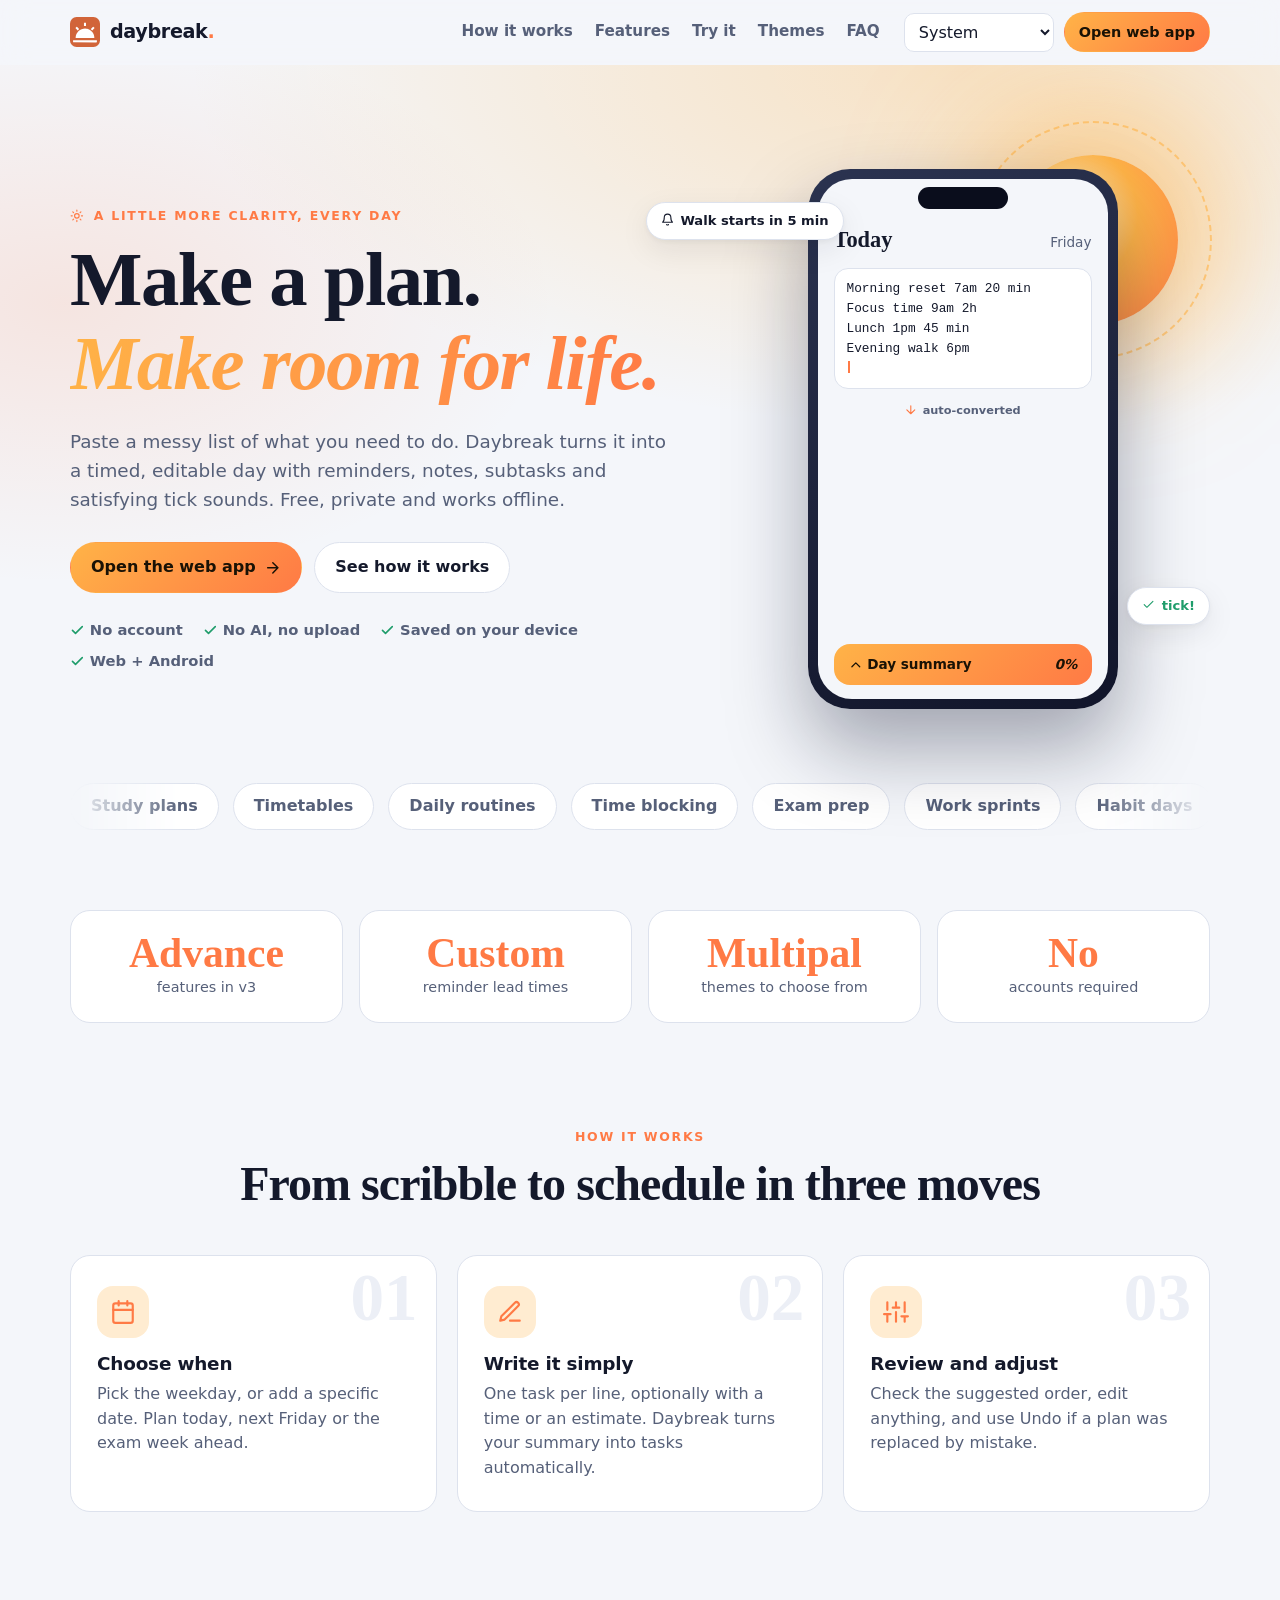
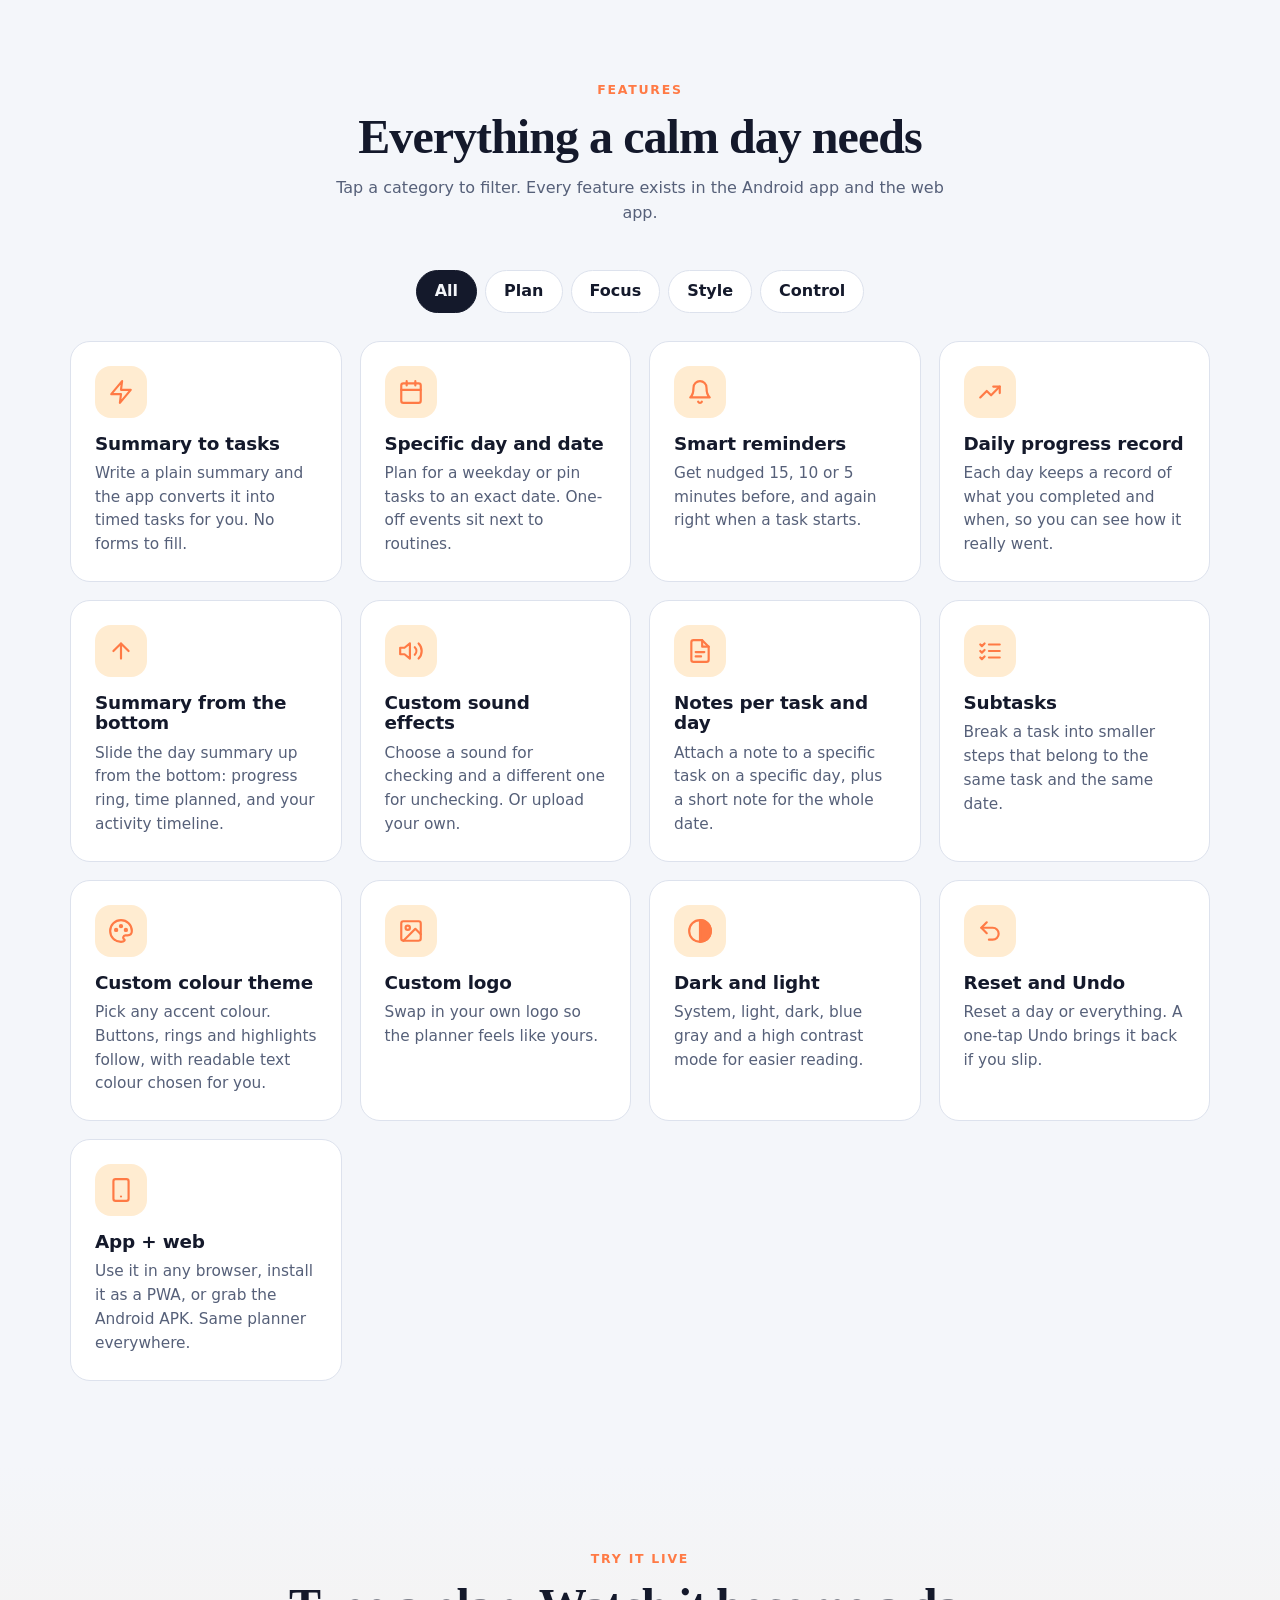
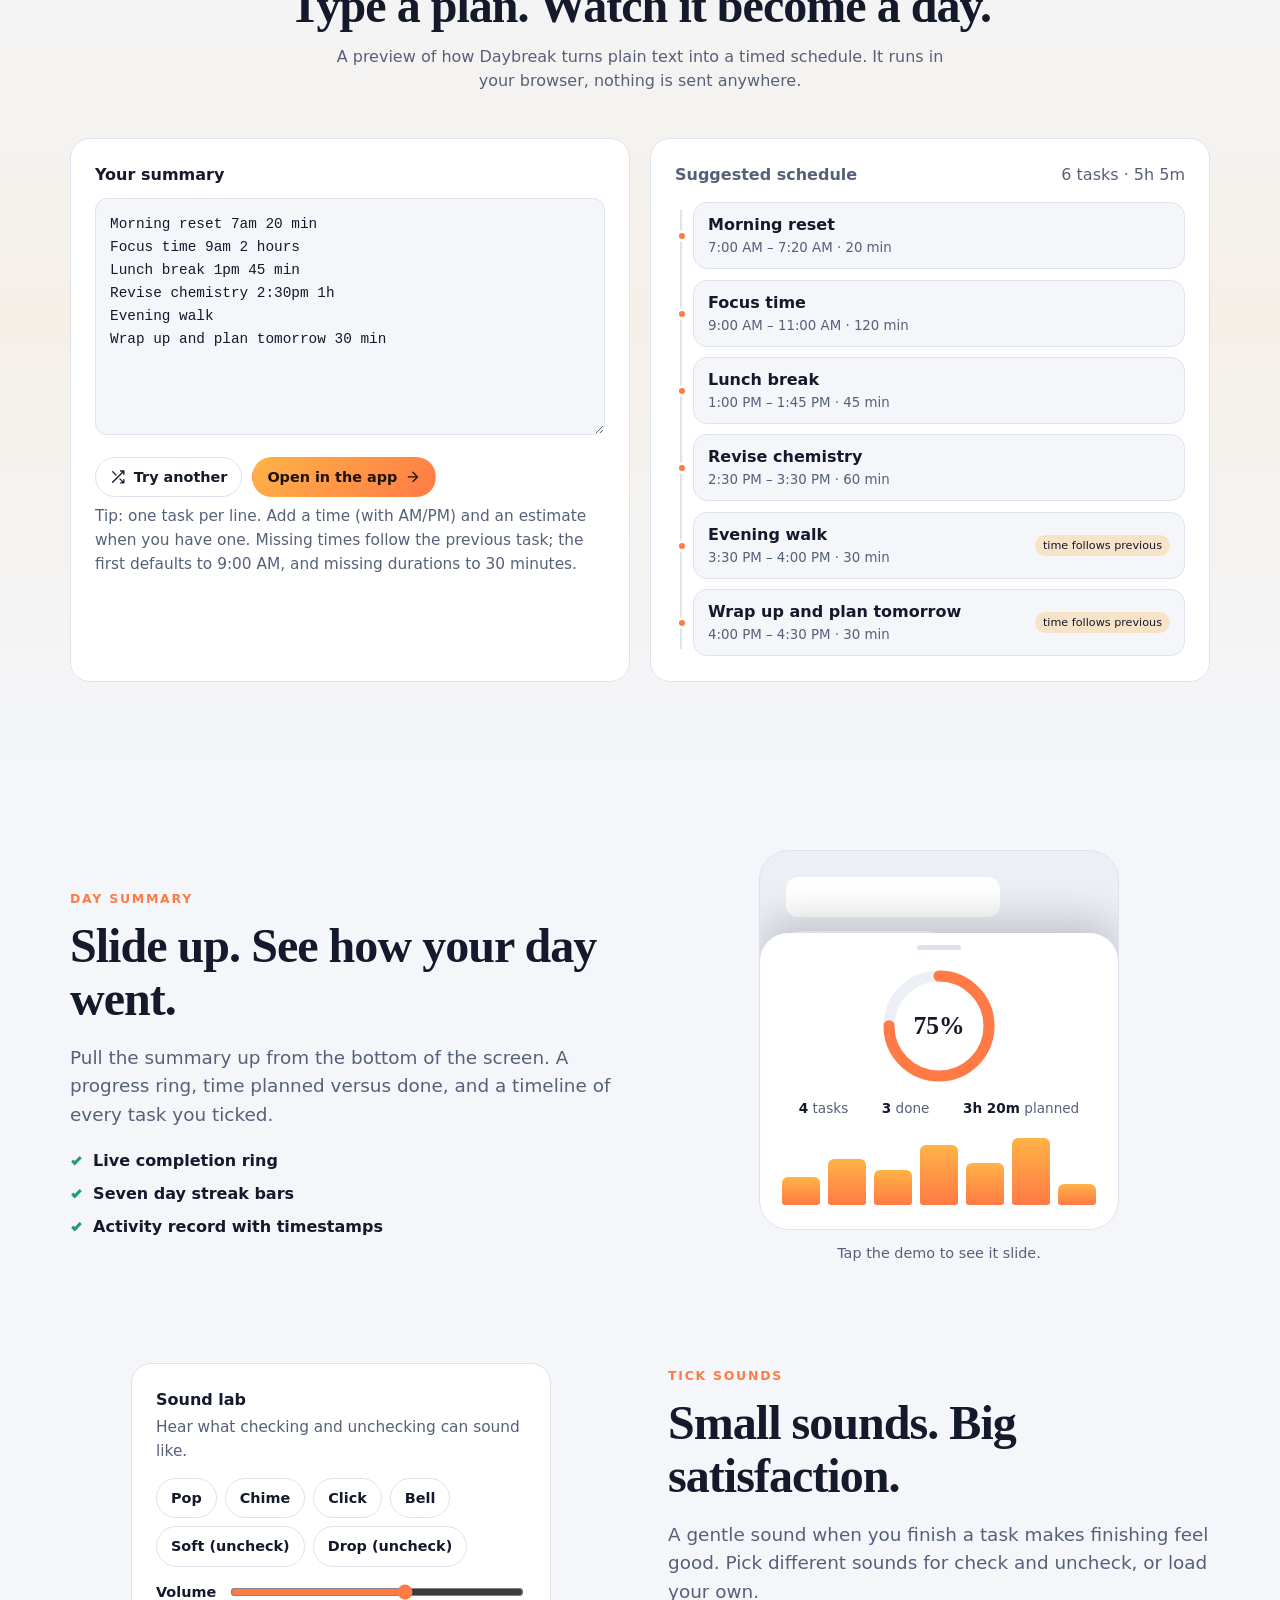
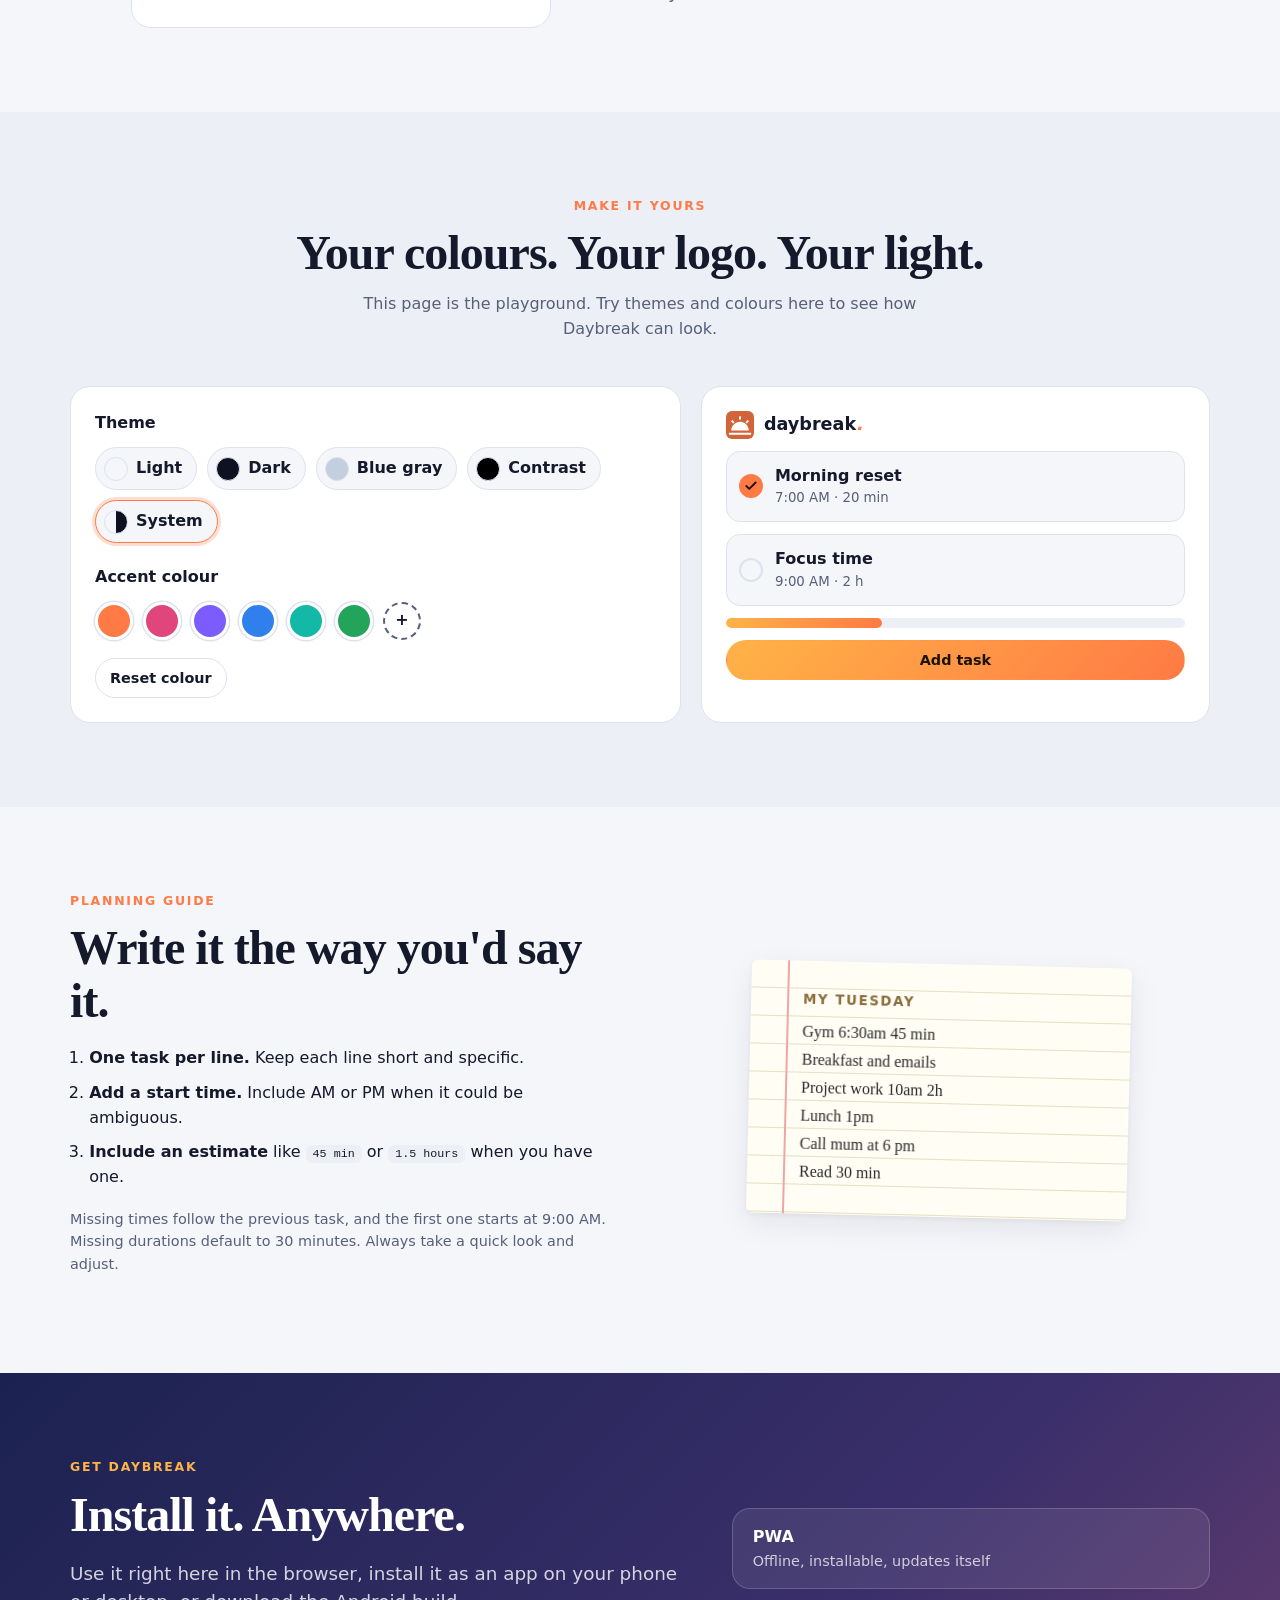
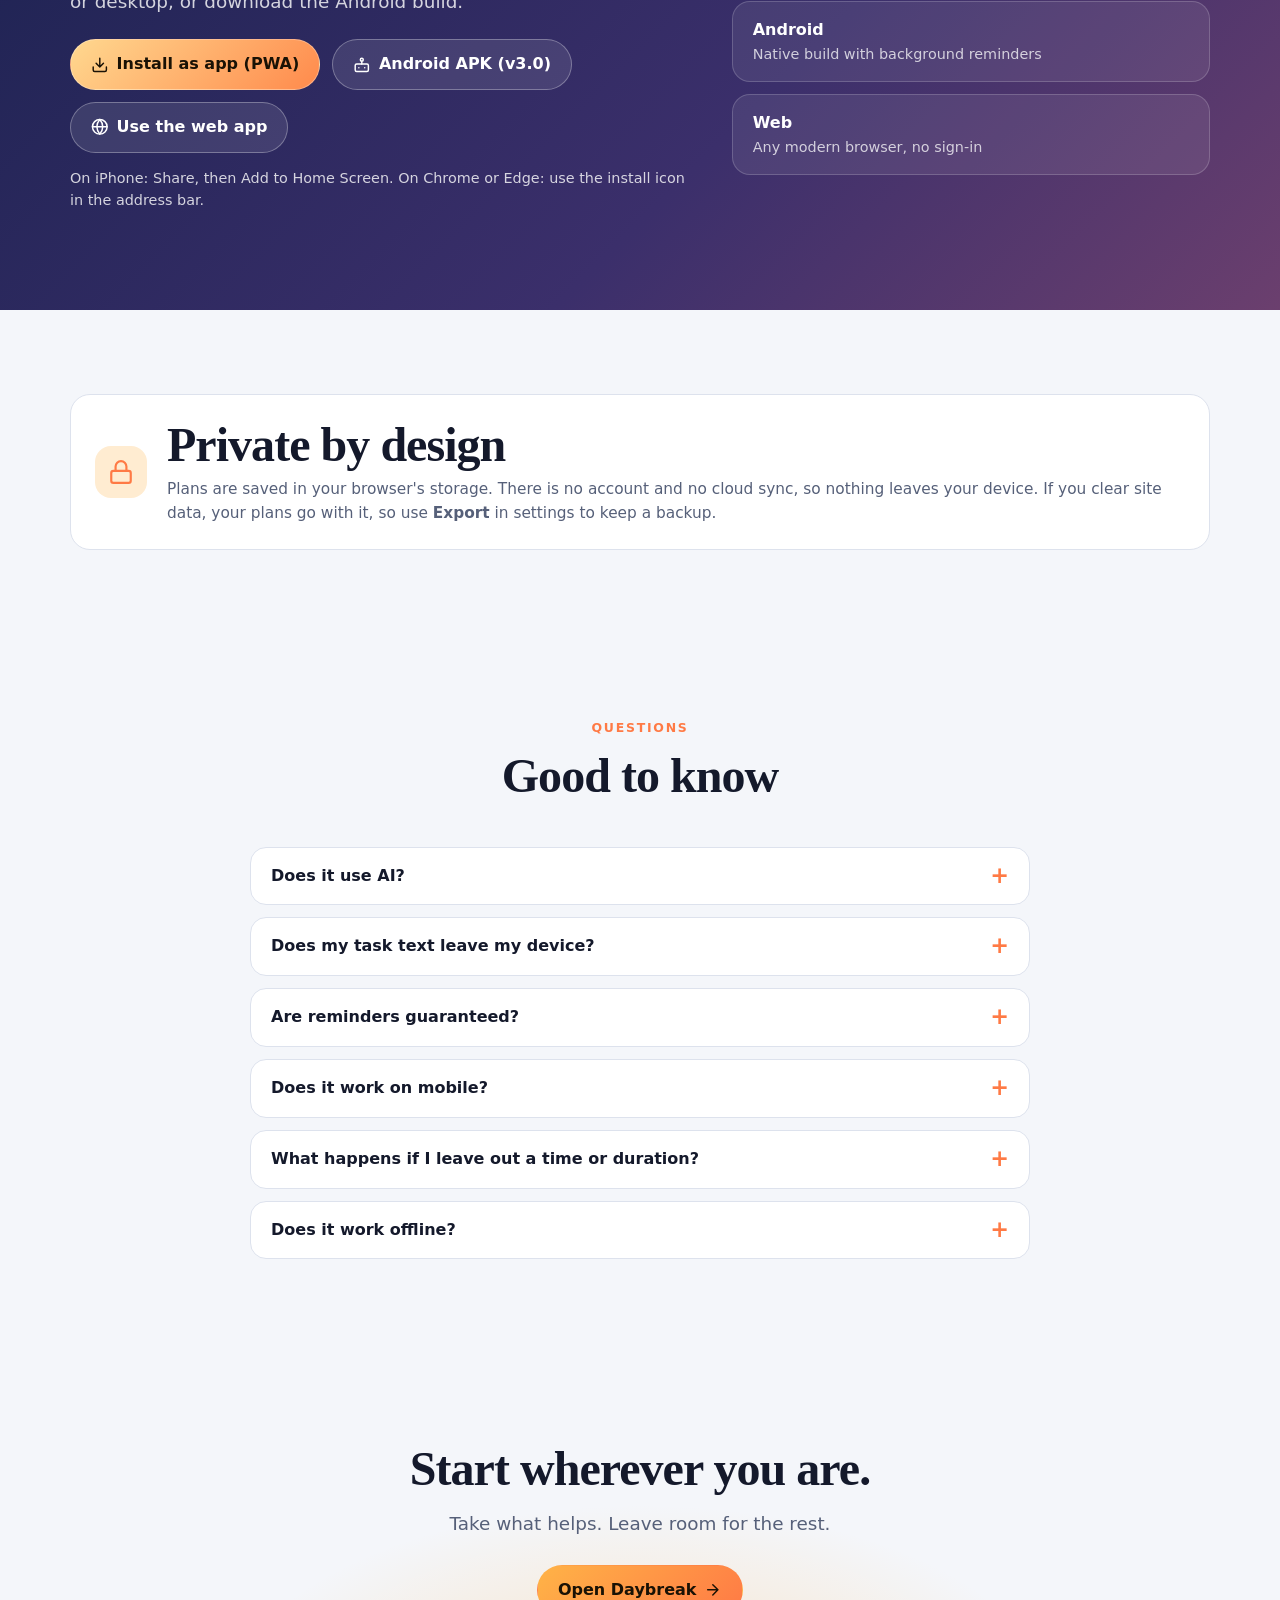
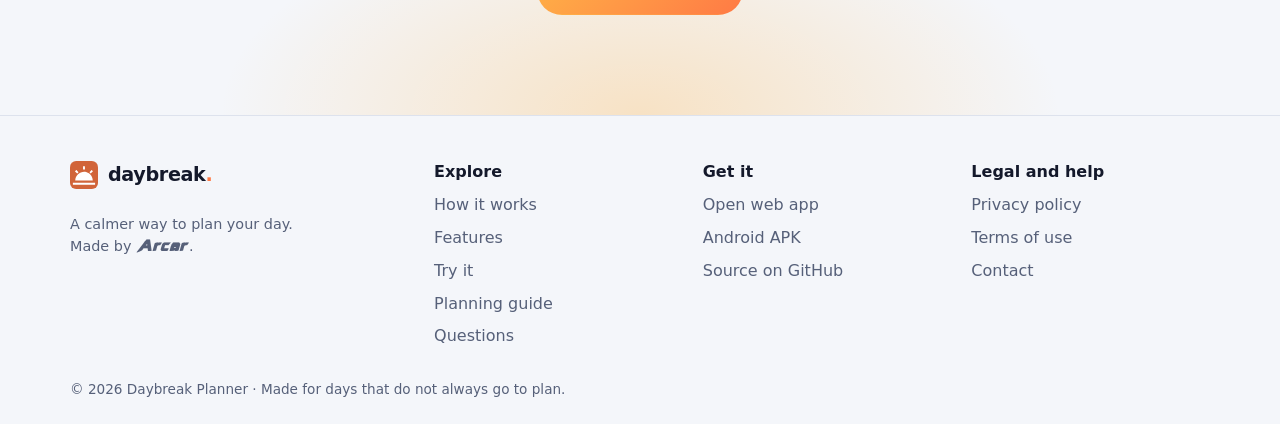
<file: index.html>
<!DOCTYPE html>
<html lang="en" data-theme="light">
<head>
  <script async src="https://pagead2.googlesyndication.com/pagead/js/adsbygoogle.js?client=ca-pub-3428065384019347"
     crossorigin="anonymous"></script>
<meta charset="utf-8">
<meta name="viewport" content="width=device-width, initial-scale=1, viewport-fit=cover">
<title>Daybreak Planner: timed daily schedule, reminders and tick sounds</title>
<meta name="description" content="A free daily planner. Paste your tasks and get a timed schedule with reminders, notes for each day, subtasks and tick sounds. Works in the browser, installs as an app, and ships on Android.">
<meta name="theme-color" content="#f4f6fa">
<meta name="application-name" content="Daybreak">
<meta name="apple-mobile-web-app-capable" content="yes">
<meta name="mobile-web-app-capable" content="yes">
<meta name="apple-mobile-web-app-title" content="Daybreak">
<meta name="author" content="Arcar">
<meta property="og:title" content="Daybreak Planner: make a plan, make room for life">
<meta property="og:description" content="Paste your tasks. Get a calm, timed day. Reminders, notes, subtasks and tick sounds.">
<meta property="og:type" content="website">
<link rel="manifest" href="manifest.webmanifest">
<link rel="icon" href="icons/icon.svg" type="image/svg+xml">
<link rel="apple-touch-icon" href="icons/apple-touch-icon.png">
<link rel="shortcut icon" href="icons/favicon.ico">
<link rel="stylesheet" href="css/tokens.css">
<link rel="stylesheet" href="css/site.css">
<script src="js/theme.js"></script>
<noscript><style>.reveal{opacity:1!important;transform:none!important}</style></noscript>
</head>
<body>
<svg xmlns="http://www.w3.org/2000/svg" style="position:absolute;width:0;height:0;overflow:hidden" aria-hidden="true"><defs><symbol id="i-calendar" viewBox="0 0 24 24"><rect x="3" y="4" width="18" height="18" rx="2"/><path d="M16 2v4M8 2v4M3 10h18"/></symbol><symbol id="i-pencil" viewBox="0 0 24 24"><path d="M12 20h9"/><path d="M16.5 3.5a2.1 2.1 0 0 1 3 3L7 19l-4 1 1-4z"/></symbol><symbol id="i-sliders" viewBox="0 0 24 24"><path d="M4 21v-7M4 10V3M12 21v-9M12 8V3M20 21v-5M20 12V3M1 14h6M9 8h6M17 16h6"/></symbol><symbol id="i-zap" viewBox="0 0 24 24"><path d="M13 2 3 14h9l-1 8 10-12h-9z"/></symbol><symbol id="i-bell" viewBox="0 0 24 24"><path d="M6 8a6 6 0 0 1 12 0c0 7 3 9 3 9H3s3-2 3-9"/><path d="M10.3 21a1.9 1.9 0 0 0 3.4 0"/></symbol><symbol id="i-trend" viewBox="0 0 24 24"><path d="M3 17l6-6 4 4 8-8"/><path d="M15 7h6v6"/></symbol><symbol id="i-up" viewBox="0 0 24 24"><path d="M12 19V5M5 12l7-7 7 7"/></symbol><symbol id="i-chevup" viewBox="0 0 24 24"><path d="M18 15l-6-6-6 6"/></symbol><symbol id="i-volume" viewBox="0 0 24 24"><path d="M11 5 6 9H2v6h4l5 4z"/><path d="M15.5 8.5a5 5 0 0 1 0 7M19 5a10 10 0 0 1 0 14"/></symbol><symbol id="i-note" viewBox="0 0 24 24"><path d="M14 2H6a2 2 0 0 0-2 2v16a2 2 0 0 0 2 2h12a2 2 0 0 0 2-2V8z"/><path d="M14 2v6h6M8 13h8M8 17h5"/></symbol><symbol id="i-listcheck" viewBox="0 0 24 24"><path d="M11 6h10M11 12h10M11 18h10M3 6l1.5 1.5L7 5M3 12l1.5 1.5L7 11M3 18l1.5 1.5L7 17"/></symbol><symbol id="i-palette" viewBox="0 0 24 24"><path d="M12 22a10 10 0 1 1 10-10c0 3-2 4-4 4h-2a2 2 0 0 0-1 3.7c.6.5.4 2.3-3 2.3z"/><circle cx="7.5" cy="11" r="1" fill="currentColor"/><circle cx="12" cy="7.5" r="1" fill="currentColor"/><circle cx="16.5" cy="11" r="1" fill="currentColor"/></symbol><symbol id="i-image" viewBox="0 0 24 24"><rect x="3" y="3" width="18" height="18" rx="2"/><circle cx="9" cy="9" r="2"/><path d="M21 15l-5-5L5 21"/></symbol><symbol id="i-contrast" viewBox="0 0 24 24"><circle cx="12" cy="12" r="10"/><path d="M12 2a10 10 0 0 1 0 20z" fill="currentColor"/></symbol><symbol id="i-undo" viewBox="0 0 24 24"><path d="M9 14 4 9l5-5"/><path d="M4 9h10.5a5.5 5.5 0 0 1 0 11H11"/></symbol><symbol id="i-phone" viewBox="0 0 24 24"><rect x="5" y="2" width="14" height="20" rx="2"/><path d="M12 18h.01"/></symbol><symbol id="i-shuffle" viewBox="0 0 24 24"><path d="M16 3h5v5M4 20 21 3M21 16v5h-5M15 15l6 6M4 4l5 5"/></symbol><symbol id="i-download" viewBox="0 0 24 24"><path d="M21 15v4a2 2 0 0 1-2 2H5a2 2 0 0 1-2-2v-4M7 10l5 5 5-5M12 15V3"/></symbol><symbol id="i-upload" viewBox="0 0 24 24"><path d="M21 15v4a2 2 0 0 1-2 2H5a2 2 0 0 1-2-2v-4M17 8l-5-5-5 5M12 3v12"/></symbol><symbol id="i-android" viewBox="0 0 24 24"><rect x="3" y="11" width="18" height="10" rx="2"/><circle cx="12" cy="5" r="2"/><path d="M12 7v4M8 16h.01M16 16h.01"/></symbol><symbol id="i-globe" viewBox="0 0 24 24"><circle cx="12" cy="12" r="10"/><path d="M2 12h20M12 2a15.3 15.3 0 0 1 4 10 15.3 15.3 0 0 1-4 10 15.3 15.3 0 0 1-4-10 15.3 15.3 0 0 1 4-10z"/></symbol><symbol id="i-lock" viewBox="0 0 24 24"><rect x="3" y="11" width="18" height="11" rx="2"/><path d="M7 11V7a5 5 0 0 1 10 0v4"/></symbol><symbol id="i-check" viewBox="0 0 24 24"><path d="M20 6 9 17l-5-5"/></symbol><symbol id="i-arrow" viewBox="0 0 24 24"><path d="M5 12h14M12 5l7 7-7 7"/></symbol><symbol id="i-down" viewBox="0 0 24 24"><path d="M12 5v14M19 12l-7 7-7-7"/></symbol><symbol id="i-home" viewBox="0 0 24 24"><path d="M3 9l9-7 9 7v11a2 2 0 0 1-2 2H5a2 2 0 0 1-2-2z"/><path d="M9 22V12h6v10"/></symbol><symbol id="i-gear" viewBox="0 0 24 24"><circle cx="12" cy="12" r="3"/><path d="M19.4 15a1.7 1.7 0 0 0 .3 1.8l.1.1a2 2 0 1 1-2.8 2.8l-.1-.1a1.7 1.7 0 0 0-1.8-.3 1.7 1.7 0 0 0-1 1.5V21a2 2 0 1 1-4 0v-.1a1.7 1.7 0 0 0-1.1-1.5 1.7 1.7 0 0 0-1.8.3l-.1.1a2 2 0 1 1-2.8-2.8l.1-.1a1.7 1.7 0 0 0 .3-1.8 1.7 1.7 0 0 0-1.5-1H3a2 2 0 1 1 0-4h.1a1.7 1.7 0 0 0 1.5-1.1 1.7 1.7 0 0 0-.3-1.8l-.1-.1a2 2 0 1 1 2.8-2.8l.1.1a1.7 1.7 0 0 0 1.8.3H9a1.7 1.7 0 0 0 1-1.5V3a2 2 0 1 1 4 0v.1a1.7 1.7 0 0 0 1 1.5 1.7 1.7 0 0 0 1.8-.3l.1-.1a2 2 0 1 1 2.8 2.8l-.1.1a1.7 1.7 0 0 0-.3 1.8V9a1.7 1.7 0 0 0 1.5 1H21a2 2 0 1 1 0 4h-.1a1.7 1.7 0 0 0-1.5 1z"/></symbol><symbol id="i-x" viewBox="0 0 24 24"><path d="M18 6 6 18M6 6l12 12"/></symbol><symbol id="i-play" viewBox="0 0 24 24"><path d="M6 4l14 8-14 8z" fill="currentColor"/></symbol><symbol id="i-sun" viewBox="0 0 24 24"><circle cx="12" cy="12" r="4"/><path d="M12 2v2M12 20v2M4.9 4.9l1.4 1.4M17.7 17.7l1.4 1.4M2 12h2M20 12h2M6.3 17.7l-1.4 1.4M19.1 4.9l-1.4 1.4"/></symbol><symbol id="i-left" viewBox="0 0 24 24"><path d="M15 18l-6-6 6-6"/></symbol><symbol id="i-right" viewBox="0 0 24 24"><path d="M9 18l6-6-6-6"/></symbol><symbol id="i-logo" viewBox="0 0 512 512"><rect width="512" height="512" rx="112" style="fill:var(--logo-bg)"/><path d="M19.5 423.0 19.5 460.0 21.0 461.5 473.5 462.0 491.0 461.5 492.0 460.0 492.0 422.5 490.5 421.0 21.0 421.0zM70.0 365.5 71.5 374.0 440.0 374.0 441.5 372.5 437.5 333.5 427.5 302.5 412.0 273.0 390.5 246.0 361.5 221.0 336.0 206.0 301.5 193.5 279.5 189.5 259.5 188.0 225.5 190.5 188.5 200.5 157.0 216.5 129.0 238.0 102.0 269.5 86.0 298.0 74.5 332.0zM419.5 149.5 417.0 150.0 372.0 195.5 373.5 199.0 399.0 224.0 404.5 221.0 446.5 178.0zM92.5 149.5 66.0 175.5 65.5 179.0 110.5 224.0 112.5 224.0 139.5 197.5 139.5 195.0 95.5 150.5zM237.0 70.0 235.5 71.5 235.5 137.0 275.0 138.0 276.5 136.0 275.5 70.5z" style="fill:var(--logo-sun)" transform="translate(256 256) scale(.86) translate(-256 -256)"/></symbol></defs></svg>
<a class="skip" href="#main">Skip to content</a>

<header class="nav" id="nav">
  <div class="wrap nav-in">
    <a class="logo" href="#top" aria-label="Daybreak home">
      <svg class="logo-svg" width="30" height="30" viewBox="0 0 512 512" aria-hidden="true"><use href="#i-logo"/></svg>
      <span>daybreak<i>.</i></span>
    </a>
    <nav class="links" aria-label="Primary">
      <a href="#how">How it works</a>
      <a href="#features">Features</a>
      <a href="#try">Try it</a>
      <a href="#themes">Themes</a>
      <a href="#faq">FAQ</a>
    </nav>
    <div class="nav-tools">
      <label class="sr-only" for="themeSel">Theme</label>
      <select id="themeSel" data-theme-select>
        <option value="system">System</option>
        <option value="light">Light</option>
        <option value="dark">Dark</option>
        <option value="bluegray">Blue gray</option>
        <option value="contrast">High contrast</option>
      </select>
      <a class="btn primary small" href="https://saksham07-y.github.io/Daybreak_compose/" target="_blank" rel="noopener">Open web app</a>
    </div>
  </div>
</header>

<main id="main">
<!-- HERO -->
<section class="hero" id="top">
  <div class="sky" aria-hidden="true">
    <div class="sun"><span></span></div>
    <div class="cloud c1"></div><div class="cloud c2"></div><div class="cloud c3"></div>
    <span class="star s1"></span><span class="star s2"></span><span class="star s3"></span><span class="star s4"></span><span class="star s5"></span>
  </div>
  <div class="wrap hero-grid">
    <div class="hero-copy">
      <p class="eyebrow reveal"><svg class="i" aria-hidden="true"><use href="#i-sun"/></svg> A little more clarity, every day</p>
      <h1 class="reveal d1">Make a plan.<br><em>Make room for life.</em></h1>
      <p class="lead reveal d2">Paste a messy list of what you need to do. Daybreak turns it into a timed, editable day with reminders, notes, subtasks and satisfying tick sounds. Free, private and works offline.</p>
      <div class="cta reveal d3">
        <a class="btn primary" href="https://saksham07-y.github.io/Daybreak_compose/" target="_blank" rel="noopener">Open the web app <svg class="i" aria-hidden="true"><use href="#i-arrow"/></svg></a>
        <a class="btn" href="#how">See how it works</a>
      </div>
      <ul class="trust reveal d4">
        <li><svg class="i" aria-hidden="true"><use href="#i-check"/></svg> No account</li><li><svg class="i" aria-hidden="true"><use href="#i-check"/></svg> No AI, no upload</li><li><svg class="i" aria-hidden="true"><use href="#i-check"/></svg> Saved on your device</li><li><svg class="i" aria-hidden="true"><use href="#i-check"/></svg> Web + Android</li>
      </ul>
    </div>

    <div class="phone-wrap reveal d2">
      <div class="phone" role="img" aria-label="Animated demo: typed text turning into a timed schedule">
        <div class="notch"></div>
        <div class="screen">
          <div class="scr-top"><b>Today</b><span id="demoDate">Monday</span></div>
          <div class="typing"><span id="typed"></span><i class="caret"></i></div>
          <div class="arrow-down"><svg class="i" aria-hidden="true"><use href="#i-down"/></svg> <small>auto-converted</small></div>
          <ul class="demo-tasks" id="demoTasks"></ul>
          <div class="scr-bar"><span><svg class="i" aria-hidden="true"><use href="#i-chevup"/></svg> Day summary</span><em id="demoPct">0%</em></div>
        </div>
      </div>
      <div class="chip chip-a"><svg class="i" aria-hidden="true"><use href="#i-bell"/></svg> Walk starts in 5 min</div>
      <div class="chip chip-b"><svg class="i" aria-hidden="true"><use href="#i-check"/></svg> tick!</div>
    </div>
  </div>
  <div class="wrap">
    <div class="marquee" aria-hidden="true">
      <div class="track">
        <span>Study plans</span><span>Timetables</span><span>Daily routines</span><span>Time blocking</span><span>Exam prep</span><span>Work sprints</span><span>Habit days</span><span>Weekend resets</span>
        <span>Study plans</span><span>Timetables</span><span>Daily routines</span><span>Time blocking</span><span>Exam prep</span><span>Work sprints</span><span>Habit days</span><span>Weekend resets</span>
      </div>
    </div>
  </div>
</section>

<!-- STATS -->
<section class="stats wrap">
  <div class="stat reveal"><b>Advance</b><span>features in v3</span></div>
  <div class="stat reveal d1"><b>Custom</b><span>reminder lead times</span></div>
  <div class="stat reveal d2"><b >Multipal</b><span>themes to choose from</span></div>
  <div class="stat reveal d3"><b >No</b><span>accounts required</span></div>
</section>

<!-- HOW -->
<section class="sec wrap" id="how">
  <div class="sec-head reveal">
    <p class="eyebrow">How it works</p>
    <h2>From scribble to schedule in three moves</h2>
  </div>
  <ol class="steps">
    <li class="step reveal"><span class="num">01</span><div class="ico"><svg class="i" aria-hidden="true"><use href="#i-calendar"/></svg></div><h3>Choose when</h3><p>Pick the weekday, or add a specific date. Plan today, next Friday or the exam week ahead.</p></li>
    <li class="step reveal d1"><span class="num">02</span><div class="ico"><svg class="i" aria-hidden="true"><use href="#i-pencil"/></svg></div><h3>Write it simply</h3><p>One task per line, optionally with a time or an estimate. Daybreak turns your summary into tasks automatically.</p></li>
    <li class="step reveal d2"><span class="num">03</span><div class="ico"><svg class="i" aria-hidden="true"><use href="#i-sliders"/></svg></div><h3>Review and adjust</h3><p>Check the suggested order, edit anything, and use Undo if a plan was replaced by mistake.</p></li>
  </ol>
</section>

<!-- FEATURES -->
<section class="sec wrap" id="features">
  <div class="sec-head reveal">
    <p class="eyebrow">Features</p>
    <h2>Everything a calm day needs</h2>
    <p class="sub">Tap a category to filter. Every feature exists in the Android app and the web app.</p>
  </div>
  <div class="filters reveal" role="tablist" aria-label="Feature categories">
    <button class="pill active" data-f="all" role="tab" aria-selected="true">All</button>
    <button class="pill" data-f="plan" role="tab" aria-selected="false">Plan</button>
    <button class="pill" data-f="focus" role="tab" aria-selected="false">Focus</button>
    <button class="pill" data-f="style" role="tab" aria-selected="false">Style</button>
    <button class="pill" data-f="control" role="tab" aria-selected="false">Control</button>
  </div>
  <div class="grid" id="featGrid">
    <article class="card reveal" data-cat="plan"><div class="ico"><svg class="i" aria-hidden="true"><use href="#i-zap"/></svg></div><h3>Summary to tasks</h3><p>Write a plain summary and the app converts it into timed tasks for you. No forms to fill.</p></article>
    <article class="card reveal d1" data-cat="plan"><div class="ico"><svg class="i" aria-hidden="true"><use href="#i-calendar"/></svg></div><h3>Specific day and date</h3><p>Plan for a weekday or pin tasks to an exact date. One-off events sit next to routines.</p></article>
    <article class="card reveal d2" data-cat="focus"><div class="ico"><svg class="i" aria-hidden="true"><use href="#i-bell"/></svg></div><h3>Smart reminders</h3><p>Get nudged 15, 10 or 5 minutes before, and again right when a task starts.</p></article>
    <article class="card reveal d3" data-cat="focus"><div class="ico"><svg class="i" aria-hidden="true"><use href="#i-trend"/></svg></div><h3>Daily progress record</h3><p>Each day keeps a record of what you completed and when, so you can see how it really went.</p></article>
    <article class="card reveal" data-cat="focus"><div class="ico"><svg class="i" aria-hidden="true"><use href="#i-up"/></svg></div><h3>Summary from the bottom</h3><p>Slide the day summary up from the bottom: progress ring, time planned, and your activity timeline.</p></article>
    <article class="card reveal d1" data-cat="style"><div class="ico"><svg class="i" aria-hidden="true"><use href="#i-volume"/></svg></div><h3>Custom sound effects</h3><p>Choose a sound for checking and a different one for unchecking. Or upload your own.</p></article>
    <article class="card reveal d2" data-cat="plan"><div class="ico"><svg class="i" aria-hidden="true"><use href="#i-note"/></svg></div><h3>Notes per task and day</h3><p>Attach a note to a specific task on a specific day, plus a short note for the whole date.</p></article>
    <article class="card reveal d3" data-cat="plan"><div class="ico"><svg class="i" aria-hidden="true"><use href="#i-listcheck"/></svg></div><h3>Subtasks</h3><p>Break a task into smaller steps that belong to the same task and the same date.</p></article>
    <article class="card reveal" data-cat="style"><div class="ico"><svg class="i" aria-hidden="true"><use href="#i-palette"/></svg></div><h3>Custom colour theme</h3><p>Pick any accent colour. Buttons, rings and highlights follow, with readable text colour chosen for you.</p></article>
    <article class="card reveal d1" data-cat="style"><div class="ico"><svg class="i" aria-hidden="true"><use href="#i-image"/></svg></div><h3>Custom logo</h3><p>Swap in your own logo so the planner feels like yours.</p></article>
    <article class="card reveal d2" data-cat="style"><div class="ico"><svg class="i" aria-hidden="true"><use href="#i-contrast"/></svg></div><h3>Dark and light</h3><p>System, light, dark, blue gray and a high contrast mode for easier reading.</p></article>
    <article class="card reveal d3" data-cat="control"><div class="ico"><svg class="i" aria-hidden="true"><use href="#i-undo"/></svg></div><h3>Reset and Undo</h3><p>Reset a day or everything. A one-tap Undo brings it back if you slip.</p></article>
    <article class="card reveal" data-cat="control"><div class="ico"><svg class="i" aria-hidden="true"><use href="#i-phone"/></svg></div><h3>App + web</h3><p>Use it in any browser, install it as a PWA, or grab the Android APK. Same planner everywhere.</p></article>
  </div>
</section>

<!-- TRY IT -->
<section class="sec try" id="try">
  <div class="wrap">
    <div class="sec-head reveal">
      <p class="eyebrow">Try it live</p>
      <h2>Type a plan. Watch it become a day.</h2>
      <p class="sub">A preview of how Daybreak turns plain text into a timed schedule. It runs in your browser, nothing is sent anywhere.</p>
    </div>
    <div class="try-grid reveal">
      <div class="try-in card">
        <label for="tryText"><b>Your summary</b></label>
        <textarea id="tryText" rows="9" spellcheck="false">Morning reset 7am 20 min
Focus time 9am 2 hours
Lunch break 1pm 45 min
Revise chemistry 2:30pm 1h
Evening walk
Wrap up and plan tomorrow 30 min</textarea>
        <div class="try-actions">
          <button class="btn small" id="tryRandom" type="button"><svg class="i" aria-hidden="true"><use href="#i-shuffle"/></svg> Try another</button>
          <a class="btn primary small" id="tryOpen" href="https://saksham07-y.github.io/Daybreak_compose/" target="_blank" rel="noopener">Open in the app <svg class="i" aria-hidden="true"><use href="#i-arrow"/></svg></a>
        </div>
        <p class="hint">Tip: one task per line. Add a time (with AM/PM) and an estimate when you have one. Missing times follow the previous task; the first defaults to 9:00 AM, and missing durations to 30 minutes.</p>
      </div>
      <div class="try-out card" aria-live="polite">
        <div class="try-head"><b>Suggested schedule</b><span id="tryTotal"></span></div>
        <ul id="tryList" class="timeline"></ul>
      </div>
    </div>
  </div>
</section>

<!-- SHOWCASE: summary sheet + sounds -->
<section class="sec wrap" id="showcase">
  <div class="split">
    <div class="reveal">
      <p class="eyebrow">Day summary</p>
      <h2>Slide up. See how your day went.</h2>
      <p class="lead">Pull the summary up from the bottom of the screen. A progress ring, time planned versus done, and a timeline of every task you ticked.</p>
      <ul class="ticks">
        <li>Live completion ring</li>
        <li>Seven day streak bars</li>
        <li>Activity record with timestamps</li>
      </ul>
    </div>
    <div class="reveal d1">
      <div class="sheet-demo" id="sheetDemo">
        <div class="sd-bg">
          <div class="sd-line w70"></div><div class="sd-line w50"></div><div class="sd-line w60"></div>
        </div>
        <div class="sd-sheet">
          <div class="grab"></div>
          <div class="ring" style="--p:0"><svg viewBox="0 0 120 120"><circle cx="60" cy="60" r="50" class="rb"/><circle cx="60" cy="60" r="50" class="rf" id="ringF"/></svg><b id="ringT">0%</b></div>
          <div class="sd-meta"><span><b>4</b> tasks</span><span><b id="sdDone">0</b> done</span><span><b>3h 20m</b> planned</span></div>
          <div class="bars" id="bars"><i style="--h:40%"></i><i style="--h:65%"></i><i style="--h:50%"></i><i style="--h:85%"></i><i style="--h:60%"></i><i style="--h:95%"></i><i style="--h:30%"></i></div>
        </div>
      </div>
      <p class="hint center">Tap the demo to see it slide.</p>
    </div>
  </div>

  <div class="split flip" style="margin-top:84px">
    <div class="reveal d1">
      <div class="sound-lab card">
        <b>Sound lab</b>
        <p class="hint" style="margin-top:4px">Hear what checking and unchecking can sound like.</p>
        <div class="sound-btns" id="soundBtns">
          <button class="btn small" data-s="pop">Pop</button>
          <button class="btn small" data-s="chime">Chime</button>
          <button class="btn small" data-s="click">Click</button>
          <button class="btn small" data-s="bell">Bell</button>
          <button class="btn small" data-s="soft">Soft (uncheck)</button>
          <button class="btn small" data-s="drop">Drop (uncheck)</button>
        </div>
        <label class="vol">Volume <input type="range" id="soundVol" min="0" max="100" value="60"></label>
      </div>
    </div>
    <div class="reveal">
      <p class="eyebrow">Tick sounds</p>
      <h2>Small sounds. Big satisfaction.</h2>
      <p class="lead">A gentle sound when you finish a task makes finishing feel good. Pick different sounds for check and uncheck, or load your own.</p>
    </div>
  </div>
</section>

<!-- THEMES -->
<section class="sec themes" id="themes">
  <div class="wrap">
    <div class="sec-head reveal">
      <p class="eyebrow">Make it yours</p>
      <h2>Your colours. Your logo. Your light.</h2>
      <p class="sub">This page is the playground. Try themes and colours here to see how Daybreak can look.</p>
    </div>
    <div class="theme-grid reveal">
      <div class="card">
        <b>Theme</b>
        <div class="theme-btns" id="themeBtns">
          <button class="theme-btn" data-t="light"><i style="background:#f4f6fa"></i>Light</button>
          <button class="theme-btn" data-t="dark"><i style="background:#0d1120"></i>Dark</button>
          <button class="theme-btn" data-t="bluegray"><i style="background:#c3cfde"></i>Blue gray</button>
          <button class="theme-btn" data-t="contrast"><i style="background:#000"></i>Contrast</button>
          <button class="theme-btn" data-t="system"><i style="background:linear-gradient(90deg,#f4f6fa 50%,#0d1120 50%)"></i>System</button>
        </div>
        <b style="display:block;margin-top:22px">Accent colour</b>
        <div class="swatches" id="swatches">
          <button style="--c:#ff7a45" data-c="#ff7a45" aria-label="Sunrise orange"></button>
          <button style="--c:#e0457b" data-c="#e0457b" aria-label="Rose"></button>
          <button style="--c:#7c5cff" data-c="#7c5cff" aria-label="Violet"></button>
          <button style="--c:#2f80ed" data-c="#2f80ed" aria-label="Blue"></button>
          <button style="--c:#14b8a6" data-c="#14b8a6" aria-label="Teal"></button>
          <button style="--c:#22a55b" data-c="#22a55b" aria-label="Green"></button>
          <label class="custom-c" title="Pick any colour"><input type="color" id="customColor" value="#ff7a45"><span>+</span></label>
        </div>
        <button class="btn small" id="resetAccent" style="margin-top:18px">Reset colour</button>
      </div>
      <div class="card preview">
        <div class="pv-head"><svg id="pvLogo" class="logo-svg" width="28" height="28" viewBox="0 0 512 512" aria-hidden="true"><use href="#i-logo"/></svg><b>daybreak<i style="color:var(--accent)">.</i></b></div>
        <div class="pv-task"><span class="pv-check done"><svg class="i" aria-hidden="true"><use href="#i-check"/></svg></span><div><b>Morning reset</b><small>7:00 AM · 20 min</small></div></div>
        <div class="pv-task"><span class="pv-check"></span><div><b>Focus time</b><small>9:00 AM · 2 h</small></div></div>
        <div class="pv-prog"><i style="width:34%"></i></div>
        <button class="btn primary small" type="button" onclick="window.open('https://saksham07-y.github.io/Daybreak_compose/#add', '_blank')">Add task</button>
      </div>
    </div>
  </div>
</section>

<!-- GUIDE -->
<section class="sec wrap" id="guide">
  <div class="split">
    <div class="reveal">
      <p class="eyebrow">Planning guide</p>
      <h2>Write it the way you'd say it.</h2>
      <ol class="guide">
        <li><b>One task per line.</b> Keep each line short and specific.</li>
        <li><b>Add a start time.</b> Include AM or PM when it could be ambiguous.</li>
        <li><b>Include an estimate</b> like <code>45 min</code> or <code>1.5 hours</code> when you have one.</li>
      </ol>
      <p class="hint">Missing times follow the previous task, and the first one starts at 9:00 AM. Missing durations default to 30 minutes. Always take a quick look and adjust.</p>
    </div>
    <div class="reveal d1">
      <div class="paper">
        <small>MY TUESDAY</small>
<pre>Gym 6:30am 45 min
Breakfast and emails
Project work 10am 2h
Lunch 1pm
Call mum at 6 pm
Read 30 min</pre>
      </div>
    </div>
  </div>
</section>

<!-- GET THE APP -->
<section class="sec get" id="get">
  <div class="wrap get-in">
    <div class="reveal">
      <p class="eyebrow light">Get Daybreak</p>
      <h2>Install it. Anywhere.</h2>
      <p class="lead">Use it right here in the browser, install it as an app on your phone or desktop, or download the Android build.</p>
      <div class="cta">
        <button class="btn primary" id="installBtn" type="button" hidden onclick="window.open('https://saksham07-y.github.io/Daybreak_compose/', '_blank')"><svg class="i" aria-hidden="true"><use href="#i-download"/></svg> Install as app (PWA)</button>
        <a class="btn" href="https://github.com/saksham07-y/Daybreak_compose/releases/tag/v3.0" target="_blank" rel="noopener"><svg class="i" aria-hidden="true"><use href="#i-android"/></svg> Android APK (v3.0)</a>
        <a class="btn" href="https://saksham07-y.github.io/Daybreak_compose/" target="_blank" rel="noopener"><svg class="i" aria-hidden="true"><use href="#i-globe"/></svg> Use the web app</a>
      </div>
      <p class="hint" id="installHint">On iPhone: Share, then Add to Home Screen. On Chrome or Edge: use the install icon in the address bar.</p>
    </div>
    <div class="reveal d1 platforms">
      <div class="pf"><b>PWA</b><span>Offline, installable, updates itself</span></div>
      <div class="pf"><b>Android</b><span>Native build with background reminders</span></div>
      <div class="pf"><b>Web</b><span>Any modern browser, no sign-in</span></div>
    </div>
  </div>
</section>

<!-- PRIVACY + FAQ -->
<section class="sec wrap" id="privacy">
  <div class="privacy card reveal">
    <div class="ico"><svg class="i" aria-hidden="true"><use href="#i-lock"/></svg></div>
    <div>
      <h2 style="margin:0 0 6px">Private by design</h2>
      <p style="margin:0">Plans are saved in your browser's storage. There is no account and no cloud sync, so nothing leaves your device. If you clear site data, your plans go with it, so use <b>Export</b> in settings to keep a backup.</p>
    </div>
  </div>
</section>

<section class="sec wrap narrow" id="faq">
  <div class="sec-head reveal"><p class="eyebrow">Questions</p><h2>Good to know</h2></div>
  <div class="faq">
    <details class="reveal"><summary>Does it use AI?</summary><p>No. Daybreak uses a text parser that runs in your browser. It reads times and durations from your lines and builds an editable draft.</p></details>
    <details class="reveal"><summary>Does my task text leave my device?</summary><p>No. Parsing happens locally. This site is a static page and uses system fonts, so there are no third party requests.</p></details>
    <details class="reveal"><summary>Are reminders guaranteed?</summary><p>No. Browsers can pause background tabs, and phones can limit notifications to save battery. Reminders in the web app work while it is open or installed. The Android app is the more reliable choice for background alerts.</p></details>
    <details class="reveal"><summary>Does it work on mobile?</summary><p>Yes. Open it in any mobile browser, or install it to your home screen as a PWA.</p></details>
    <details class="reveal"><summary>What happens if I leave out a time or duration?</summary><p>A task with no time starts when the previous one ends (the first defaults to 9:00 AM). A missing duration defaults to 30 minutes. Review and edit as needed.</p></details>
    <details class="reveal"><summary>Does it work offline?</summary><p>Yes. After your first visit, the app is cached and keeps working without a connection.</p></details>
  </div>
</section>

<section class="closing">
  <div class="wrap center reveal">
    <h2>Start wherever you are.</h2>
    <p class="lead">Take what helps. Leave room for the rest.</p>
    <a class="btn primary" href="https://saksham07-y.github.io/Daybreak_compose/" target="_blank" rel="noopener">Open Daybreak <svg class="i" aria-hidden="true"><use href="#i-arrow"/></svg></a>
  </div>
</section>
</main>

<footer class="foot">
  <div class="wrap foot-in">
    <div>
      <a class="logo" href="#top"><svg class="logo-svg" width="28" height="28" viewBox="0 0 512 512" aria-hidden="true"><use href="#i-logo"/></svg><span>daybreak<i>.</i></span></a>
      <p class="hint">A calmer way to plan your day.<br>Made by <b class="Arcar_sub_font">Arcar</b>.</p>
    </div>
    <div><b>Explore</b><a href="#how">How it works</a><a href="#features">Features</a><a href="#try">Try it</a><a href="#guide">Planning guide</a><a href="#faq">Questions</a></div>
    <div><b>Get it</b><a href="https://saksham07-y.github.io/Daybreak_compose/" target="_blank" rel="noopener">Open web app</a><a href="https://github.com/saksham07-y/Daybreak_compose/releases/tag/v3.0" target="_blank" rel="noopener">Android APK</a><a href="https://github.com/saksham07-y/Daybreak_compose" target="_blank" rel="noopener">Source on GitHub</a></div>
    <div><b>Legal and help</b><a href="https://saksham07-y.github.io/privacy.html" target="_blank" rel="noopener">Privacy policy</a><a href="https://saksham07-y.github.io/terms.html" target="_blank" rel="noopener">Terms of use</a><a href="https://saksham07-y.github.io/contact.html" target="_blank" rel="noopener">Contact</a></div>
  </div>
  <div class="wrap copy">© 2026 Daybreak Planner · Made for days that do not always go to plan.</div>
</footer>

<script src="js/parser.js"></script>
<script src="js/site.js"></script>
</body>
</html>
</file>
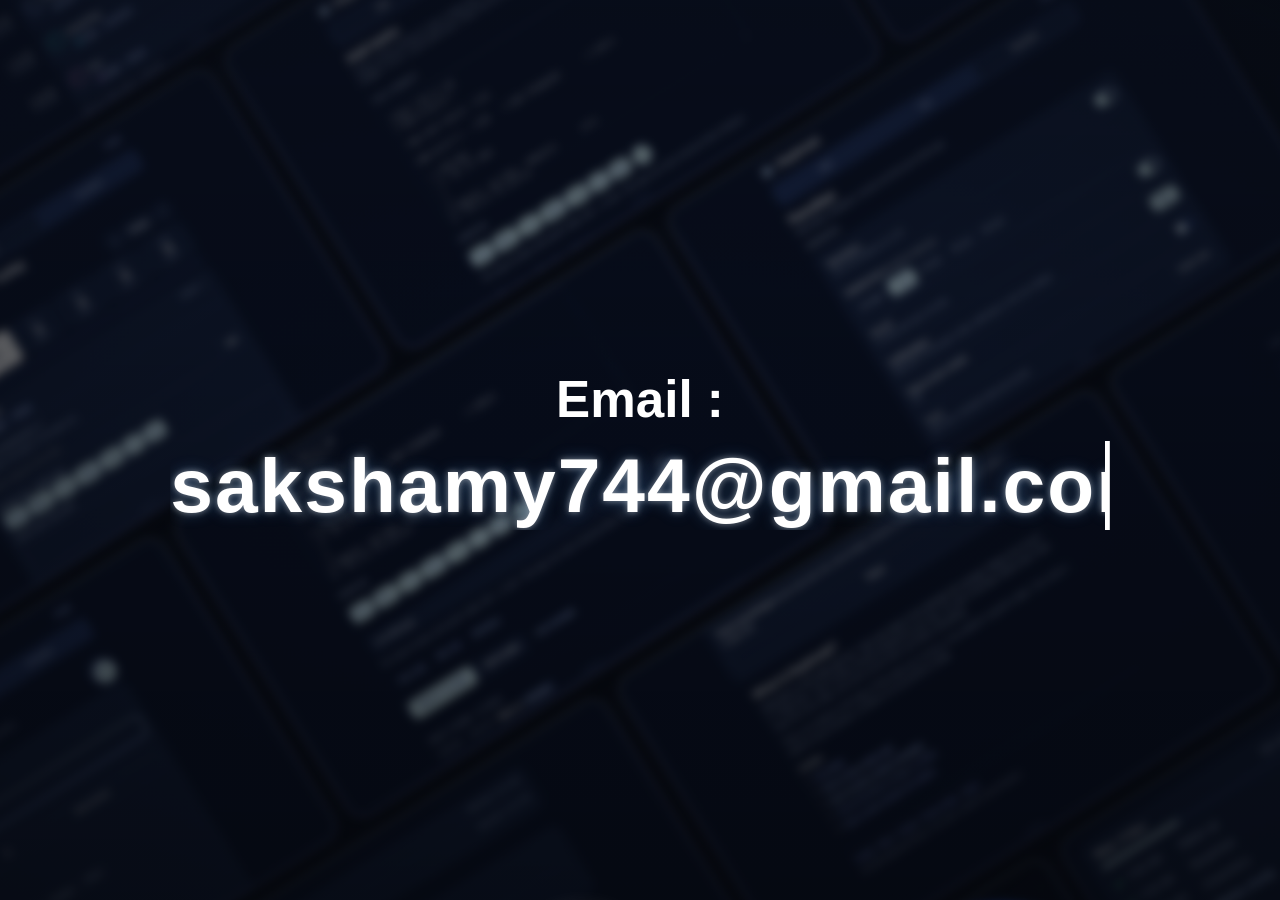
<file: contact.html>
<!DOCTYPE html>
<html lang="en">
<head>
  <meta charset="UTF-8" />
  <link rel="icon" href="/icon.ico" type="image/x-icon" />
  <meta name="viewport" content="width=device-width, initial-scale=1.0" />
  <title>Contact Daybreak Planner | Email Support</title>
  <meta name="description" content="Contact Daybreak Planner by email for questions, feedback, or support with the daily task planner.">
  <meta name="robots" content="index,follow">
  <meta name="theme-color" content="#0b111f">
  <meta property="og:type" content="website">
  <meta property="og:site_name" content="Daybreak Planner">
  <meta property="og:title" content="Contact Daybreak Planner">
  <meta property="og:description" content="Email Daybreak Planner with your questions, feedback, or support requests.">
  <meta name="twitter:card" content="summary">
  <meta name="twitter:title" content="Contact Daybreak Planner">
  <meta name="twitter:description" content="Email Daybreak Planner with your questions, feedback, or support requests.">

  <style>
    * {
      margin: 0;
      padding: 0;
      box-sizing: border-box;
    }

    body {
      overflow: hidden;
      font-family: Arial, sans-serif;
      height: 100vh;
      background: #000;
    }

    /* Background image */
    .background {
      position: fixed;
      inset: 0;
      background:
        linear-gradient(rgba(0, 0, 0, 0.35), rgba(0, 0, 0, 0.55)),
        url("images/bg.png") center/cover no-repeat;
      transform: scale(1.05);
      animation: backgroundZoom 15s ease-in-out infinite alternate;
    }

    @keyframes backgroundZoom {
      from {
        transform: scale(1.05);
      }
      to {
        transform: scale(1.15);
      }
    }

    /* Center content */
    .content {
      position: relative;
      z-index: 10;
      height: 100vh;
      display: flex;
      flex-direction: column;
      justify-content: center;
      align-items: center;
      text-align: center;
      gap: 12px;
      padding: 20px;
    }

    /* Typewriter text */
    .typewriter {
      color: white;
      font-size: clamp(2rem, 6vw, 6rem);
      font-weight: 800;
      letter-spacing: 2px;
      text-shadow:
        0 0 6px rgba(255, 255, 255, 0.45),
        0 0 16px rgba(100, 180, 255, 0.3);
      border-right: 5px solid white;
      white-space: nowrap;
      overflow: hidden;
      width: 22ch;
      max-width: 100%;
      text-align: center;
      animation:
        typing 4s steps(22, end) forwards,
        blink 0.8s step-end infinite;
    }

    @keyframes typing {
      from {
        clip-path: inset(0 100% 0 0);
      }
      to {
        clip-path: inset(0 0 0 0);
      }
    }

    @keyframes blink {
      50% {
        border-color: transparent;
      }
    }

    /* Bubble container */
    .bubbles {
      position: fixed;
      inset: 0;
      overflow: hidden;
      pointer-events: none;
      z-index: 5;
    }

    /* Individual bubbles */
    .bubble {
      position: absolute;
      bottom: -150px;
      border-radius: 50%;
      background: rgba(255, 255, 255, 0.15);
      border: 1px solid rgba(255, 255, 255, 0.35);
      backdrop-filter: blur(4px);
      -webkit-backdrop-filter: blur(4px);
      box-shadow:
        inset 8px 8px 15px rgba(255, 255, 255, 0.12),
        0 0 25px rgba(255, 255, 255, 0.15);
      animation: floatUp linear infinite;
    }

    .bubble::after {
      content: "";
      position: absolute;
      width: 30%;
      height: 20%;
      top: 18%;
      left: 20%;
      border-radius: 50%;
      background: rgba(255, 255, 255, 0.4);
      filter: blur(3px);
    }

    @keyframes floatUp {
      0% {
        transform: translateY(0) translateX(0) scale(0.8);
        opacity: 0;
      }

      10% {
        opacity: 0.8;
      }

      50% {
        transform: translateY(-55vh) translateX(50px) scale(1);
      }

      100% {
        transform: translateY(-120vh) translateX(-30px) scale(1.2);
        opacity: 0;
      }
    }

    /* Different bubble sizes and positions */
    .bubble:nth-child(1) {
      left: 5%;
      width: 60px;
      height: 60px;
      animation-duration: 12s;
      animation-delay: 0s;
    }

    .bubble:nth-child(2) {
      left: 15%;
      width: 110px;
      height: 110px;
      animation-duration: 18s;
      animation-delay: 2s;
    }

    .bubble:nth-child(3) {
      left: 28%;
      width: 45px;
      height: 45px;
      animation-duration: 10s;
      animation-delay: 5s;
    }

    .bubble:nth-child(4) {
      left: 40%;
      width: 140px;
      height: 140px;
      animation-duration: 20s;
      animation-delay: 1s;
    }

    .bubble:nth-child(5) {
      left: 55%;
      width: 80px;
      height: 80px;
      animation-duration: 14s;
      animation-delay: 4s;
    }

    .bubble:nth-child(6) {
      left: 67%;
      width: 120px;
      height: 120px;
      animation-duration: 22s;
      animation-delay: 3s;
    }

    .bubble:nth-child(7) {
      left: 78%;
      width: 55px;
      height: 55px;
      animation-duration: 11s;
      animation-delay: 6s;
    }

    .bubble:nth-child(8) {
      left: 88%;
      width: 100px;
      height: 100px;
      animation-duration: 17s;
      animation-delay: 0s;
    }

    .bubble:nth-child(9) {
      left: 35%;
      width: 70px;
      height: 70px;
      animation-duration: 16s;
      animation-delay: 8s;
    }

    .bubble:nth-child(10) {
      left: 92%;
      width: 40px;
      height: 40px;
      animation-duration: 9s;
      animation-delay: 3s;
    }

    @media (max-width: 600px) {
      .typewriter {
        white-space: normal;
        border-right-width: 3px;
        animation: none;
        width: auto;
      }
    }
  </style>
</head>

<body>

  <div class="background"></div>

  <!-- Flying translucent bubbles -->
  <div class="bubbles">
    <div class="bubble"></div>
    <div class="bubble"></div>
    <div class="bubble"></div>
    <div class="bubble"></div>
    <div class="bubble"></div>
    <div class="bubble"></div>
    <div class="bubble"></div>
    <div class="bubble"></div>
    <div class="bubble"></div>
    <div class="bubble"></div>
  </div>

  <!-- Center animated text -->
  <main class="content">
    <h3 style="color: #fff; font-family: 'Segoe UI', Tahoma, Geneva, Verdana, sans-serif;font-size: clamp(1.5rem, 4vw, 4rem);">Email : </h3>
    <h1 class="typewriter">sakshamy744@gmail.com</h1>
  </main>

</body>
</html>
</file>
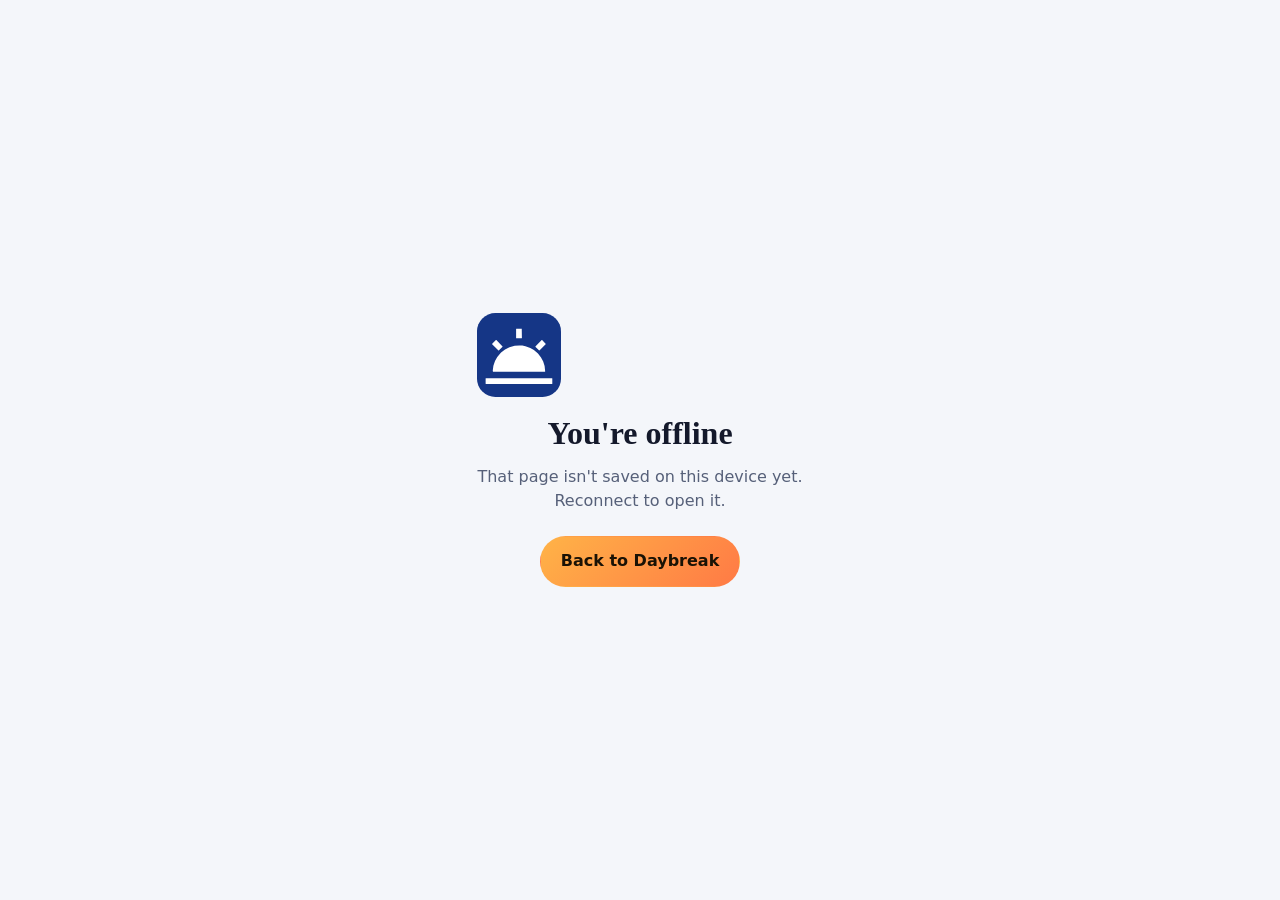
<file: offline.html>
<!DOCTYPE html>
<html lang="en">
<head>
<meta charset="utf-8">
<meta name="viewport" content="width=device-width, initial-scale=1">
<title>Offline · Daybreak</title>
<link rel="stylesheet" href="css/tokens.css">
<style>
  body { display: grid; place-items: center; min-height: 100vh; text-align: center; padding: 24px; }
  h1 { font-family: var(--serif); font-size: 2rem; margin: 12px 0 6px; }
  p { color: var(--muted); max-width: 32ch; margin: 0 auto 22px; }
</style>
</head>
<body>
  <main>
    <img src="icons/icon.svg" width="84" height="84" alt="">
    <h1>You're offline</h1>
    <p>That page isn't saved on this device yet. Reconnect to open it.</p>
    <a class="btn primary" href="index.html">Back to Daybreak</a>
  </main>
</body>
</html>
</file>
<file: css/tokens.css>
/* Daybreak design tokens — shared by site and planner */
:root {
  --bg: #f4f6fa;
  --surface: #ffffff;
  --surface2: #eceff6;
  --ink: #14192b;
  --muted: #566079;
  --line: #dde2ed;
  --accent: #ff7a45;
  --accent2: #ffb347;
  --on-accent: #1a1205;
  --ok: #1f9d6b;
  --danger: #d6455d;
  --shadow: 0 10px 30px rgba(20, 25, 43, .08), 0 2px 6px rgba(20, 25, 43, .05);
  --radius: 20px;
  --radius-sm: 12px;
  --font: ui-sans-serif, system-ui, -apple-system, "Segoe UI", Roboto, "Helvetica Neue", Arial, sans-serif;
  --serif: ui-serif, "Iowan Old Style", "Palatino Linotype", Georgia, serif;
  --logo-bg: color-mix(in srgb, var(--accent) 82%, #000);
  --logo-sun: #ffffff;
  --ease: cubic-bezier(.2, .8, .2, 1);
  color-scheme: light;
}
[data-theme="dark"] {
  --bg: #0d1120; --surface: #161c31; --surface2: #1e2640; --ink: #eef1fb; --muted: #a2abc6;
  --line: #2a3354; --shadow: 0 10px 30px rgba(0, 0, 0, .45); color-scheme: dark;
}
[data-theme="bluegray"] {
  --bg: #e4eaf2; --surface: #f3f6fb; --surface2: #d6dfeb; --ink: #1b2a3b; --muted: #50627a; --line: #c3cfde;
}
[data-theme="contrast"] {
  --bg: #ffffff; --surface: #ffffff; --surface2: #f0f0f0; --ink: #000000; --muted: #1a1a1a; --line: #000000;
  --shadow: none; --accent: #b84100; --on-accent: #ffffff;
}
[data-theme="contrast"] .card, [data-theme="contrast"] .task, [data-theme="contrast"] button { border-width: 2px !important; }

*, *::before, *::after { box-sizing: border-box; }
html { scroll-behavior: smooth; -webkit-text-size-adjust: 100%; }
body {
  margin: 0; background: var(--bg); color: var(--ink); font-family: var(--font);
  line-height: 1.55; -webkit-font-smoothing: antialiased; transition: background .35s, color .35s;
}
img, svg { max-width: 100%; display: block; }
a { color: inherit; }
button, input, select, textarea { font: inherit; color: inherit; }
button { cursor: pointer; }
:focus-visible { outline: 3px solid var(--accent); outline-offset: 2px; border-radius: 6px; }
.sr-only { position: absolute; width: 1px; height: 1px; overflow: hidden; clip: rect(0 0 0 0); white-space: nowrap; }
.skip { position: absolute; left: 8px; top: -60px; background: var(--ink); color: var(--bg); padding: 10px 14px; border-radius: 8px; z-index: 999; }
.skip:focus { top: 8px; }

.btn {
  display: inline-flex; align-items: center; justify-content: center; gap: 8px;
  border: 1.5px solid var(--line); background: var(--surface); padding: 12px 20px; border-radius: 999px;
  font-weight: 650; text-decoration: none; transition: transform .2s var(--ease), box-shadow .2s, background .2s;
}
.btn:hover { transform: translateY(-2px); box-shadow: var(--shadow); }
.btn:active { transform: translateY(0) scale(.98); }
.btn.primary { background: linear-gradient(135deg, var(--accent2), var(--accent)); color: var(--on-accent); border-color: transparent; }
.btn.small { padding: 8px 14px; font-size: .9rem; }
.btn.danger { color: var(--danger); }

@media (prefers-reduced-motion: reduce) {
  *, *::before, *::after { animation-duration: .001ms !important; animation-iteration-count: 1 !important; transition-duration: .001ms !important; scroll-behavior: auto !important; }
}

/* inline SVG icons */
.i { display: inline-block; width: 1.15em; height: 1.15em; stroke: currentColor; fill: none; stroke-width: 2; stroke-linecap: round; stroke-linejoin: round; flex: none; vertical-align: -.2em; }
.ico .i { width: 26px; height: 26px; color: var(--accent); vertical-align: middle; }
[data-theme="contrast"] .ico .i { color: var(--ink); }
.btn .i, .pill .i { width: 1.1em; height: 1.1em; }
.trust .i { color: var(--ok); width: 1em; height: 1em; stroke-width: 2.6; }
.ico .i, .icon-btn .i, .empty-sun .i { display: block; margin: auto; }
.chk .i { display: block; }

.logo-svg { display: block; flex: none; }
</file>
<file: css/site.css>
@font-face {
  font-family: "Arcar_sub";
  src: url(./Arcar_sub.ttf);
}

/* Landing page styles */
.wrap { width: min(1140px, 100% - 40px); margin-inline: auto; }
.narrow { width: min(780px, 100% - 40px); }
.center { text-align: center; }
h1, h2, h3 { line-height: 1.1; margin: 0; letter-spacing: -.02em; }
h1 { font-family: var(--serif); font-size: clamp(2.6rem, 6.5vw, 4.8rem); font-weight: 700; }
h1 em { font-style: italic; background: linear-gradient(100deg, var(--accent2), var(--accent)); -webkit-background-clip: text; background-clip: text; color: transparent; }
h2 { font-family: var(--serif); font-size: clamp(1.9rem, 4vw, 3rem); }
h3 { font-size: 1.15rem; letter-spacing: -.01em; }
.lead { font-size: 1.15rem; color: var(--muted); max-width: 54ch; }
.sub { color: var(--muted); max-width: 60ch; margin: 12px auto 0; }
.hint { color: var(--muted); font-size: .9rem; }
.eyebrow { text-transform: uppercase; letter-spacing: .14em; font-size: .78rem; font-weight: 700; color: var(--accent); margin: 0 0 12px; }
.eyebrow.light { color: var(--accent2); }
code { background: var(--surface2); padding: 2px 7px; border-radius: 6px; font-size: .9em; }

/* Reveal on scroll */
.reveal { opacity: 0; transform: translateY(26px); transition: opacity .8s var(--ease), transform .8s var(--ease); }
.reveal.in { opacity: 1; transform: none; }
.d1 { transition-delay: .08s; } .d2 { transition-delay: .16s; } .d3 { transition-delay: .24s; } .d4 { transition-delay: .32s; }

/* Nav */
.nav { position: sticky; top: 0; z-index: 50; backdrop-filter: blur(14px); background: color-mix(in srgb, var(--bg) 82%, transparent); border-bottom: 1px solid transparent; transition: border-color .3s, box-shadow .3s; }
.nav.scrolled { border-color: var(--line); box-shadow: 0 6px 20px rgba(0, 0, 0, .05); }
.nav-in { display: flex; align-items: center; gap: 24px; padding: 12px 0; }
.logo { display: inline-flex; align-items: center; gap: 10px; text-decoration: none; font-weight: 800; font-size: 1.2rem; letter-spacing: -.02em; }
.logo i { color: var(--accent); font-style: normal; }
.links { display: flex; gap: 22px; margin-left: auto; }
.links a { text-decoration: none; color: var(--muted); font-weight: 600; font-size: .95rem; position: relative; }
.links a::after { content: ""; position: absolute; left: 0; bottom: -4px; height: 2px; width: 0; background: var(--accent); transition: width .25s var(--ease); }
.links a:hover { color: var(--ink); } .links a:hover::after { width: 100%; }
.nav-tools { display: flex; gap: 10px; align-items: center; }
.nav-tools select { padding: 8px 10px; border-radius: 10px; border: 1.5px solid var(--line); background: var(--surface); }
@media (max-width: 860px) { .links { display: none; } .nav-in { justify-content: space-between; } .nav-tools { margin-left: auto; } }

/* Hero */
.hero { position: relative; overflow: hidden; padding: 60px 0 30px; }
.sky { position: absolute; inset: 0; z-index: 0; pointer-events: none;
  background: radial-gradient(1100px 520px at 75% 0%, color-mix(in srgb, var(--accent2) 30%, transparent), transparent 70%),
              radial-gradient(700px 400px at 5% 30%, color-mix(in srgb, var(--accent) 14%, transparent), transparent 70%); }
.sun { position: absolute; right: 8%; top: 90px; width: 170px; height: 170px; border-radius: 50%;
  background: radial-gradient(circle at 35% 35%, #fff4c9, var(--accent2) 45%, var(--accent));
  box-shadow: 0 0 120px 40px color-mix(in srgb, var(--accent2) 55%, transparent);
  animation: rise 2.4s var(--ease) both, bob 8s ease-in-out 2.4s infinite; }
.sun span { position: absolute; inset: -34px; border-radius: 50%; border: 2px dashed color-mix(in srgb, var(--accent2) 60%, transparent); animation: spin 40s linear infinite; }
@keyframes rise { from { transform: translateY(260px) scale(.6); opacity: 0; } to { transform: none; opacity: 1; } }
@keyframes bob { 50% { transform: translateY(-14px); } }
@keyframes spin { to { transform: rotate(360deg); } }
.cloud { position: absolute; height: 34px; border-radius: 40px; background: color-mix(in srgb, var(--surface) 80%, transparent); filter: blur(1px); animation: drift linear infinite; }
.cloud::before, .cloud::after { content: ""; position: absolute; background: inherit; border-radius: 50%; }
.cloud::before { width: 46px; height: 46px; left: 14px; top: -22px; } .cloud::after { width: 34px; height: 34px; right: 18px; top: -14px; }
.c1 { width: 130px; top: 120px; left: -160px; animation-duration: 60s; }
.c2 { width: 90px; top: 220px; left: -120px; animation-duration: 85s; animation-delay: -30s; opacity: .7; }
.c3 { width: 160px; top: 60px; left: -200px; animation-duration: 110s; animation-delay: -70s; opacity: .55; }
@keyframes drift { to { transform: translateX(calc(100vw + 360px)); } }
.star { position: absolute; width: 4px; height: 4px; border-radius: 50%; background: var(--ink); opacity: 0; }
[data-theme="dark"] .star { opacity: .8; animation: twinkle 3s ease-in-out infinite; }
.s1 { top: 14%; left: 12%; } .s2 { top: 26%; left: 46%; animation-delay: .6s !important; } .s3 { top: 10%; left: 64%; animation-delay: 1.2s !important; } .s4 { top: 38%; left: 28%; animation-delay: 1.8s !important; } .s5 { top: 20%; left: 88%; animation-delay: 2.4s !important; }
@keyframes twinkle { 50% { opacity: .15; transform: scale(.6); } }

.hero-grid { position: relative; z-index: 1; display: grid; grid-template-columns: 1.1fr .9fr; gap: 40px; align-items: center; padding-top: 24px; }
.hero-copy .lead { margin: 22px 0 28px; }
.cta { display: flex; flex-wrap: wrap; gap: 12px; }
.trust { list-style: none; padding: 0; margin: 26px 0 0; display: flex; flex-wrap: wrap; gap: 8px 20px; color: var(--muted); font-size: .92rem; font-weight: 600; }
@media (max-width: 900px) { .hero-grid { grid-template-columns: 1fr; } .sun { width: 110px; height: 110px; right: 6%; top: 70px; opacity: .85; } }

/* Phone mock */
.phone-wrap { position: relative; display: grid; place-items: center; padding: 20px; }
.phone { width: min(310px, 82vw); border-radius: 42px; padding: 10px; background: linear-gradient(160deg, #2b3350, #11152a); box-shadow: 0 40px 80px rgba(10, 14, 40, .35); animation: float 7s ease-in-out infinite; position: relative; }
@keyframes float { 50% { transform: translateY(-12px) rotate(.6deg); } }
.notch { position: absolute; top: 18px; left: 50%; width: 90px; height: 22px; background: #0a0d1c; border-radius: 14px; transform: translateX(-50%); z-index: 2; }
.screen { background: var(--bg); border-radius: 34px; padding: 44px 16px 14px; min-height: 520px; display: flex; flex-direction: column; gap: 10px; color: var(--ink); }
.scr-top { display: flex; justify-content: space-between; align-items: baseline; } .scr-top b { font-size: 1.4rem; font-family: var(--serif); } .scr-top span { color: var(--muted); font-size: .85rem; }
.typing { background: var(--surface); border: 1.5px solid var(--line); border-radius: 14px; padding: 10px 12px; font-size: .8rem; min-height: 88px; white-space: pre-wrap; font-family: ui-monospace, Menlo, monospace; }
.caret { display: inline-block; width: 2px; height: 1em; background: var(--accent); vertical-align: -2px; margin-left: 1px; animation: blink 1s steps(2) infinite; }
@keyframes blink { 50% { opacity: 0; } }
.arrow-down { text-align: center; color: var(--accent); font-weight: 700; font-size: .85rem; } .arrow-down small { color: var(--muted); font-weight: 600; }
.demo-tasks { list-style: none; margin: 0; padding: 0; display: grid; gap: 8px; flex: 1; align-content: start; }
.demo-tasks li { display: flex; gap: 10px; align-items: center; background: var(--surface); border: 1.5px solid var(--line); border-radius: 14px; padding: 9px 11px; font-size: .82rem; animation: pop .5s var(--ease) both; transition: opacity .3s; }
.demo-tasks li small { color: var(--muted); display: block; }
.demo-tasks li b { display: block; }
.demo-tasks .ck { width: 22px; height: 22px; border-radius: 50%; border: 2px solid var(--line); display: grid; place-items: center; font-size: .7rem; flex: none; transition: all .3s var(--ease); }
.demo-tasks li.done .ck { background: var(--ok); border-color: var(--ok); color: #fff; transform: scale(1.1); }
.demo-tasks li.done b { text-decoration: line-through; opacity: .55; }
@keyframes pop { from { opacity: 0; transform: translateY(10px) scale(.96); } }
.scr-bar { display: flex; justify-content: space-between; background: linear-gradient(135deg, var(--accent2), var(--accent)); color: var(--on-accent); padding: 10px 14px; border-radius: 16px; font-weight: 700; font-size: .85rem; }
.chip { position: absolute; background: var(--surface); border: 1.5px solid var(--line); box-shadow: var(--shadow); border-radius: 999px; padding: 8px 14px; font-size: .82rem; font-weight: 700; animation: float 6s ease-in-out infinite; }
.chip-a { left: -14%; top: 9%; } .chip-b { right: 0; bottom: 18%; animation-delay: -3s; color: var(--ok); }
@media (max-width: 520px) { .chip-a { left: 0; top: 2%; } }

.marquee { overflow: hidden; margin-top: 54px; mask-image: linear-gradient(90deg, transparent, #000 10%, #000 90%, transparent); }
.track { display: flex; gap: 14px; width: max-content; animation: scroll 34s linear infinite; }
.track span { padding: 10px 20px; border: 1.5px solid var(--line); border-radius: 999px; background: var(--surface); font-weight: 650; color: var(--muted); white-space: nowrap; }
@keyframes scroll { to { transform: translateX(-50%); } }

/* Stats */
.stats { display: grid; grid-template-columns: repeat(4, 1fr); gap: 16px; padding: 50px 0 20px; }
.stat { text-align: center; padding: 22px 10px; border-radius: var(--radius); background: var(--surface); border: 1.5px solid var(--line); }
.stat b { display: block; font-family: var(--serif); font-size: 2.6rem; color: var(--accent); line-height: 1; } .stat span { color: var(--muted); font-size: .9rem; }
@media (max-width: 700px) { .stats { grid-template-columns: repeat(2, 1fr); } }

/* Sections */
.sec { padding: 84px 0; }
.sec-head { text-align: center; margin-bottom: 44px; }
.steps { list-style: none; margin: 0; padding: 0; display: grid; grid-template-columns: repeat(3, 1fr); gap: 20px; counter-reset: s; }
.step { position: relative; background: var(--surface); border: 1.5px solid var(--line); border-radius: var(--radius); padding: 30px 26px; transition: transform .3s var(--ease), box-shadow .3s; overflow: hidden; }
.step:hover, .card:hover { transform: translateY(-6px); box-shadow: var(--shadow); }
.step .num { position: absolute; right: 18px; top: 8px; font-family: var(--serif); font-size: 4.2rem; font-weight: 700; color: var(--surface2); line-height: 1; }
.step p { color: var(--muted); margin: 8px 0 0; }
.ico { width: 52px; height: 52px; border-radius: 16px; display: grid; place-items: center; font-size: 1.6rem; background: color-mix(in srgb, var(--accent2) 25%, var(--surface)); margin-bottom: 16px; position: relative; }
@media (max-width: 800px) { .steps { grid-template-columns: 1fr; } }

.card { background: var(--surface); border: 1.5px solid var(--line); border-radius: var(--radius); padding: 24px; transition: transform .3s var(--ease), box-shadow .3s, opacity .4s; }
.card p { color: var(--muted); margin: 8px 0 0; font-size: .96rem; }
.filters { display: flex; flex-wrap: wrap; gap: 8px; justify-content: center; margin-bottom: 28px; }
.pill { border: 1.5px solid var(--line); background: var(--surface); padding: 8px 18px; border-radius: 999px; font-weight: 650; transition: all .2s; }
.pill.active { background: var(--ink); color: var(--bg); border-color: var(--ink); }
.grid { display: grid; grid-template-columns: repeat(auto-fill, minmax(255px, 1fr)); gap: 18px; }
.card.hide { display: none; }
.card .ico { transition: transform .4s var(--ease); } .card:hover .ico { transform: rotate(-8deg) scale(1.12); }

/* Try */
.try { background: linear-gradient(180deg, transparent, color-mix(in srgb, var(--accent2) 10%, var(--bg)), transparent); }
.try-grid { display: grid; grid-template-columns: 1fr 1fr; gap: 20px; }
@media (max-width: 860px) { .try-grid { grid-template-columns: 1fr; } }
textarea { width: 100%; margin-top: 10px; padding: 14px; border-radius: var(--radius-sm); border: 1.5px solid var(--line); background: var(--bg); resize: vertical; font-family: ui-monospace, Menlo, monospace; font-size: .9rem; line-height: 1.6; }
textarea:focus { border-color: var(--accent); outline: none; box-shadow: 0 0 0 4px color-mix(in srgb, var(--accent) 22%, transparent); }
.try-actions { display: flex; gap: 10px; flex-wrap: wrap; margin: 14px 0 6px; }
.try-head { display: flex; justify-content: space-between; margin-bottom: 14px; color: var(--muted); }
.timeline { list-style: none; margin: 0; padding: 0 0 0 18px; position: relative; display: grid; gap: 10px; }
.timeline::before { content: ""; position: absolute; left: 5px; top: 8px; bottom: 8px; width: 2px; background: var(--line); }
.timeline li { position: relative; background: var(--bg); border: 1.5px solid var(--line); border-radius: 14px; padding: 10px 14px; display: flex; justify-content: space-between; gap: 10px; animation: pop .45s var(--ease) both; }
.timeline li::before { content: ""; position: absolute; left: -18px; top: 50%; width: 12px; height: 12px; border-radius: 50%; background: var(--accent); border: 3px solid var(--surface); transform: translateY(-50%); }
.timeline small { color: var(--muted); display: block; }
.timeline .tag { font-size: .7rem; background: color-mix(in srgb, var(--accent2) 28%, transparent); padding: 2px 8px; border-radius: 99px; white-space: nowrap; align-self: center; }

/* Showcase */
.split { display: grid; grid-template-columns: 1fr 1fr; gap: 56px; align-items: center; }
.split.flip > :first-child { order: 0; }
@media (max-width: 860px) { .split { grid-template-columns: 1fr; gap: 30px; } .split.flip > :first-child { order: 1; } }
.ticks { list-style: none; padding: 0; margin: 20px 0 0; display: grid; gap: 8px; font-weight: 650; } .ticks li::before { content: ""; display: inline-block; width: .32em; height: .62em; border: solid var(--ok); border-width: 0 3px 3px 0; transform: rotate(45deg); margin: 0 14px 0 4px; vertical-align: .08em; }
.sheet-demo { position: relative; height: 380px; max-width: 360px; margin: 0 auto; border-radius: 30px; overflow: hidden; border: 1.5px solid var(--line); background: var(--surface2); cursor: pointer; }
.sd-bg { padding: 26px; display: grid; gap: 14px; } .sd-line { height: 40px; background: var(--surface); border-radius: 12px; } .w70 { width: 70%; } .w50 { width: 50%; } .w60 { width: 60%; }
.sd-sheet { position: absolute; left: 0; right: 0; bottom: 0; background: var(--surface); border-radius: 28px 28px 0 0; padding: 12px 22px 24px; box-shadow: 0 -14px 40px rgba(0, 0, 0, .18); transform: translateY(68%); transition: transform .7s var(--ease); }
.sheet-demo.open .sd-sheet { transform: none; }
.grab { width: 44px; height: 5px; border-radius: 9px; background: var(--line); margin: 0 auto 16px; }
.ring { position: relative; width: 120px; height: 120px; margin: 0 auto 12px; } .ring svg { transform: rotate(-90deg); }
.rb, .rf { fill: none; stroke-width: 11; } .rb { stroke: var(--surface2); } .rf { stroke: var(--accent); stroke-linecap: round; stroke-dasharray: 314; stroke-dashoffset: 314; transition: stroke-dashoffset 1.4s var(--ease); }
.ring b { position: absolute; inset: 0; display: grid; place-items: center; font-size: 1.6rem; font-family: var(--serif); }
.sd-meta { display: flex; justify-content: space-around; font-size: .85rem; color: var(--muted); } .sd-meta b { color: var(--ink); }
.bars { display: flex; align-items: flex-end; gap: 8px; height: 70px; margin-top: 16px; } .bars i { flex: 1; height: 0; border-radius: 6px 6px 3px 3px; background: linear-gradient(var(--accent2), var(--accent)); transition: height 1s var(--ease); }
.sheet-demo.open .bars i { height: var(--h); }
.center.hint, .hint.center { text-align: center; margin-top: 12px; }
.sound-lab { max-width: 420px; margin-inline: auto; } .sound-btns { display: flex; flex-wrap: wrap; gap: 8px; margin: 14px 0; } .vol { display: flex; align-items: center; gap: 12px; font-weight: 650; font-size: .9rem; } .vol input { flex: 1; accent-color: var(--accent); }
.sound-btns .btn.playing { background: var(--accent); color: var(--on-accent); }

/* Themes */
.themes { background: var(--surface2); }
.theme-grid { display: grid; grid-template-columns: 1.2fr 1fr; gap: 20px; }
@media (max-width: 860px) { .theme-grid { grid-template-columns: 1fr; } }
.theme-btns { display: flex; flex-wrap: wrap; gap: 10px; margin-top: 12px; }
.theme-btn { display: inline-flex; align-items: center; gap: 8px; padding: 8px 14px 8px 8px; border-radius: 999px; background: var(--bg); border: 1.5px solid var(--line); font-weight: 650; }
.theme-btn i { width: 24px; height: 24px; border-radius: 50%; border: 1.5px solid var(--line); display: block; }
.theme-btn.active { border-color: var(--accent); box-shadow: 0 0 0 3px color-mix(in srgb, var(--accent) 25%, transparent); }
.swatches { display: flex; flex-wrap: wrap; gap: 10px; margin-top: 12px; }
.swatches button { width: 38px; height: 38px; border-radius: 50%; border: 3px solid var(--surface); background: var(--c); box-shadow: 0 0 0 1.5px var(--line); transition: transform .2s var(--ease); } .swatches button:hover { transform: scale(1.18); }
.custom-c { position: relative; width: 38px; height: 38px; border-radius: 50%; display: grid; place-items: center; border: 2px dashed var(--muted); cursor: pointer; font-weight: 800; overflow: hidden; }
.custom-c input { position: absolute; inset: -10px; opacity: 0; cursor: pointer; width: 60px; height: 60px; }
.preview { display: grid; gap: 12px; align-content: start; }
.pv-head { display: flex; gap: 10px; align-items: center; font-size: 1.1rem; }
.pv-task { display: flex; gap: 12px; align-items: center; background: var(--bg); border: 1.5px solid var(--line); border-radius: 14px; padding: 12px; } .pv-task small { display: block; color: var(--muted); }
.pv-check { width: 24px; height: 24px; border-radius: 50%; border: 2px solid var(--line); display: grid; place-items: center; font-size: .75rem; color: var(--on-accent); } .pv-check.done { background: var(--accent); border-color: var(--accent); }
.pv-prog { height: 10px; border-radius: 99px; background: var(--surface2); overflow: hidden; } .pv-prog i { display: block; height: 100%; background: linear-gradient(90deg, var(--accent2), var(--accent)); border-radius: inherit; }

/* Guide */
.guide { padding-left: 1.2em; display: grid; gap: 10px; margin: 18px 0; }
.paper { background: #fffdf4; color: #2a2a2a; border-radius: 6px; padding: 26px 28px 28px 52px; box-shadow: var(--shadow); transform: rotate(1.4deg); position: relative; background-image: repeating-linear-gradient(transparent 0 27px, #e6dfc2 27px 28px); max-width: 380px; margin-inline: auto; transition: transform .4s var(--ease); }
.paper:hover { transform: rotate(0); }
.paper::before { content: ""; position: absolute; left: 36px; top: 0; bottom: 0; width: 2px; background: #f0a5a5; }
.paper small { font-weight: 800; letter-spacing: .12em; color: #8a6d3b; } .paper pre { margin: 6px 0 0; font: 1rem/28px "Segoe Print", "Bradley Hand", ui-serif, cursive; white-space: pre-wrap; }

/* Get */
.get { background: linear-gradient(135deg, #1b2250, #3b2f6b 60%, #6b3f6e); color: #fff; }
.get .lead, .get .hint { color: rgba(255, 255, 255, .8); } .get .btn { background: rgba(255, 255, 255, .1); border-color: rgba(255, 255, 255, .3); color: #fff; } .get .btn.primary { color: #1a1205; background: linear-gradient(135deg, #ffd88f, #ff8a4c); }
.get-in { display: grid; grid-template-columns: 1.3fr 1fr; gap: 40px; align-items: center; } .get .cta { margin: 22px 0 14px; }
.platforms { display: grid; gap: 12px; } .pf { background: rgba(255, 255, 255, .08); border: 1px solid rgba(255, 255, 255, .18); border-radius: 18px; padding: 16px 20px; display: grid; } .pf span { color: rgba(255, 255, 255, .75); font-size: .9rem; }
@media (max-width: 860px) { .get-in { grid-template-columns: 1fr; } }
.privacy { display: flex; gap: 20px; align-items: center; } .privacy .ico { flex: none; margin: 0; }
@media (max-width: 600px) { .privacy { flex-direction: column; align-items: flex-start; } }

/* FAQ */
.faq { display: grid; gap: 12px; }
details { background: var(--surface); border: 1.5px solid var(--line); border-radius: 16px; padding: 16px 20px; transition: border-color .2s; }
details[open] { border-color: var(--accent); }
summary { cursor: pointer; font-weight: 700; list-style: none; display: flex; justify-content: space-between; gap: 12px; } summary::-webkit-details-marker { display: none; }
summary::after { content: "+"; font-size: 1.4rem; line-height: 1; color: var(--accent); transition: transform .3s var(--ease); } details[open] summary::after { transform: rotate(45deg); }
details p { margin: 12px 0 0; color: var(--muted); }

.closing { padding: 100px 0; text-align: center; background: radial-gradient(600px 300px at 50% 100%, color-mix(in srgb, var(--accent2) 30%, transparent), transparent 70%); }
.closing .lead { margin: 14px auto 26px; }
.foot { border-top: 1.5px solid var(--line); padding: 44px 0 24px; }
.foot-in { display: grid; grid-template-columns: 1.4fr 1fr 1fr 1fr; gap: 30px; } .foot-in div { display: grid; gap: 8px; align-content: start; } .foot-in a:not(.logo) { text-decoration: none; color: var(--muted); } .foot-in a:not(.logo):hover { color: var(--accent); }
.copy { margin-top: 30px; color: var(--muted); font-size: .85rem; }
@media (max-width: 900px) { .foot-in { grid-template-columns: 1fr 1fr; } }
@media (max-width: 520px) { .foot-in { grid-template-columns: 1fr; } }

/* scroll progress */
#progress { position: fixed; top: 0; left: 0; height: 3px; width: 0; z-index: 100; background: linear-gradient(90deg, var(--accent2), var(--accent)); }

.eyebrow .i { width: 1.1em; height: 1.1em; vertical-align: -.2em; margin-right: 4px; }
.scr-bar span { display: inline-flex; align-items: center; gap: 4px; }
.demo-tasks .ck .i { width: 13px; height: 13px; stroke-width: 3.2; }
.pv-check .i { width: 14px; height: 14px; stroke-width: 3.2; }
.chip .i { width: 1em; height: 1em; margin-right: 2px; vertical-align: -.15em; }
.arrow-down .i { width: 1em; height: 1em; }
.Arcar_sub_font{font-family: "Arcar_sub";}
</file>
